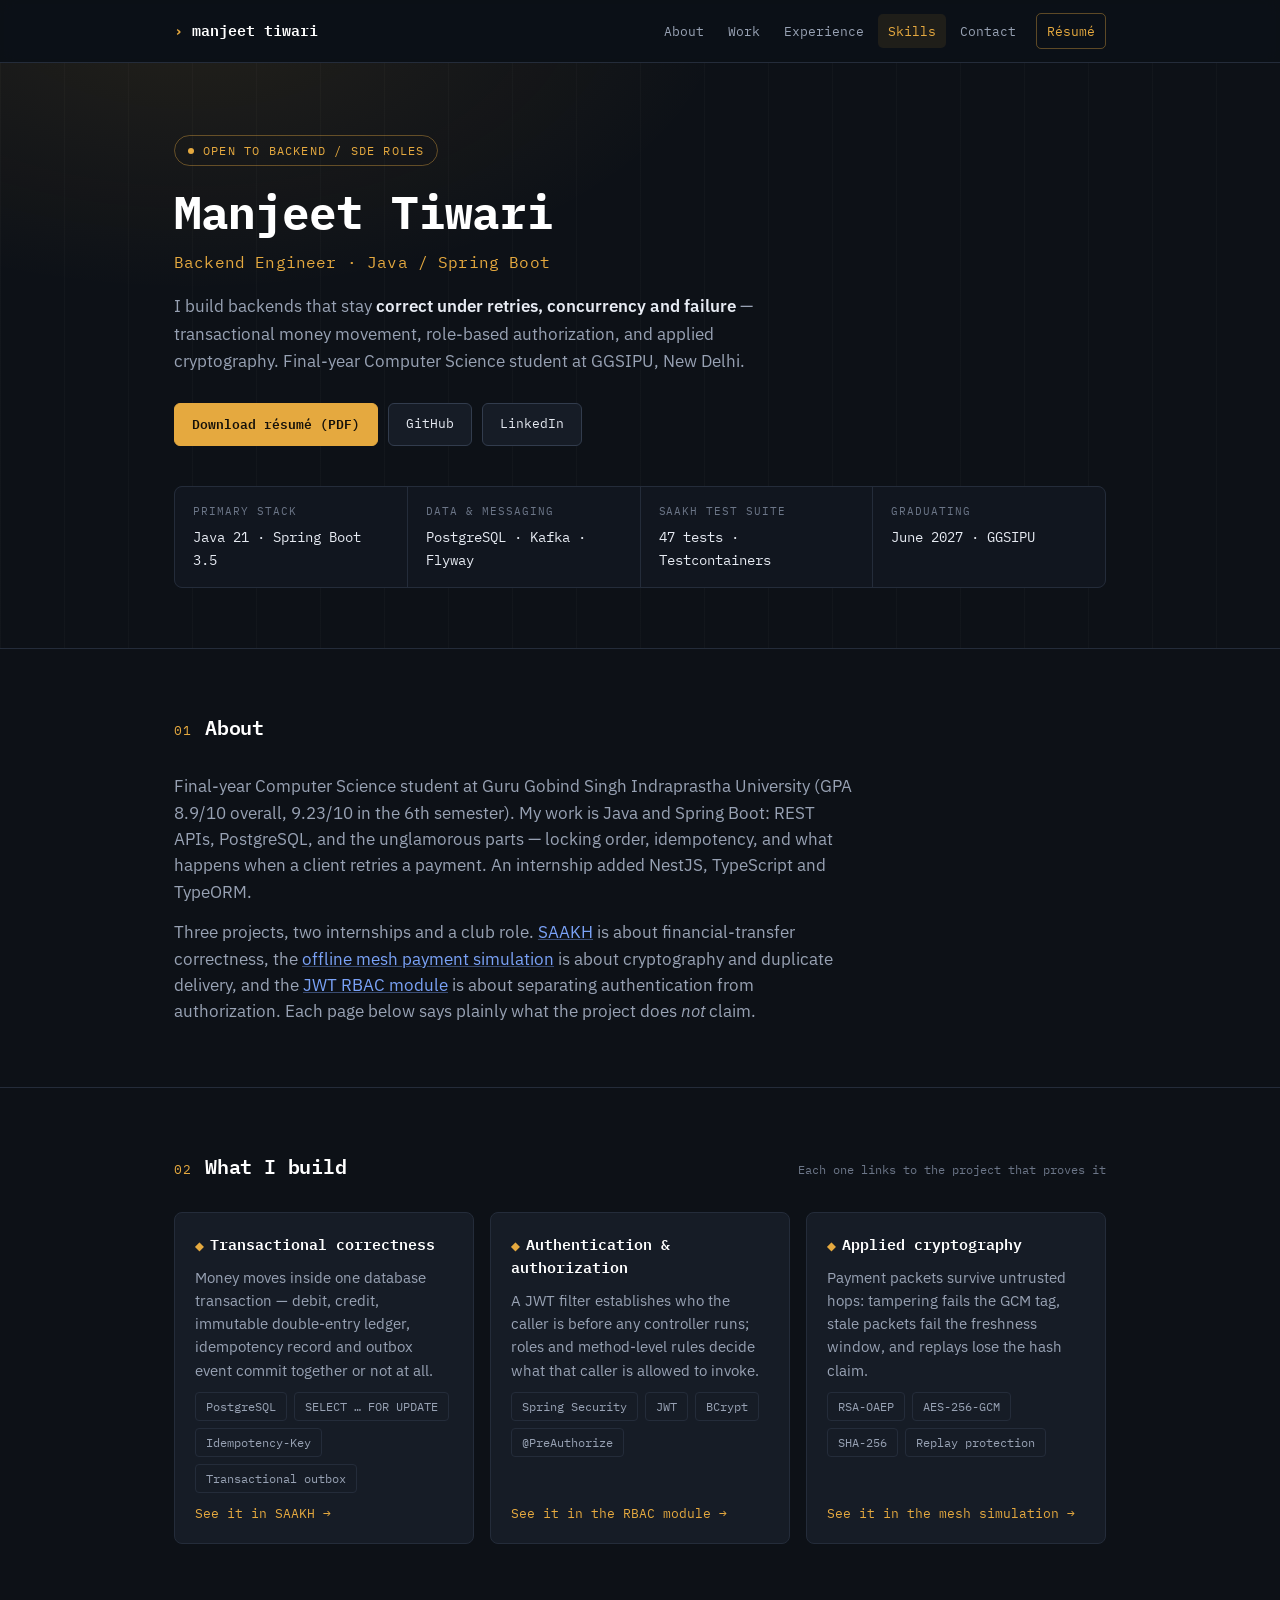
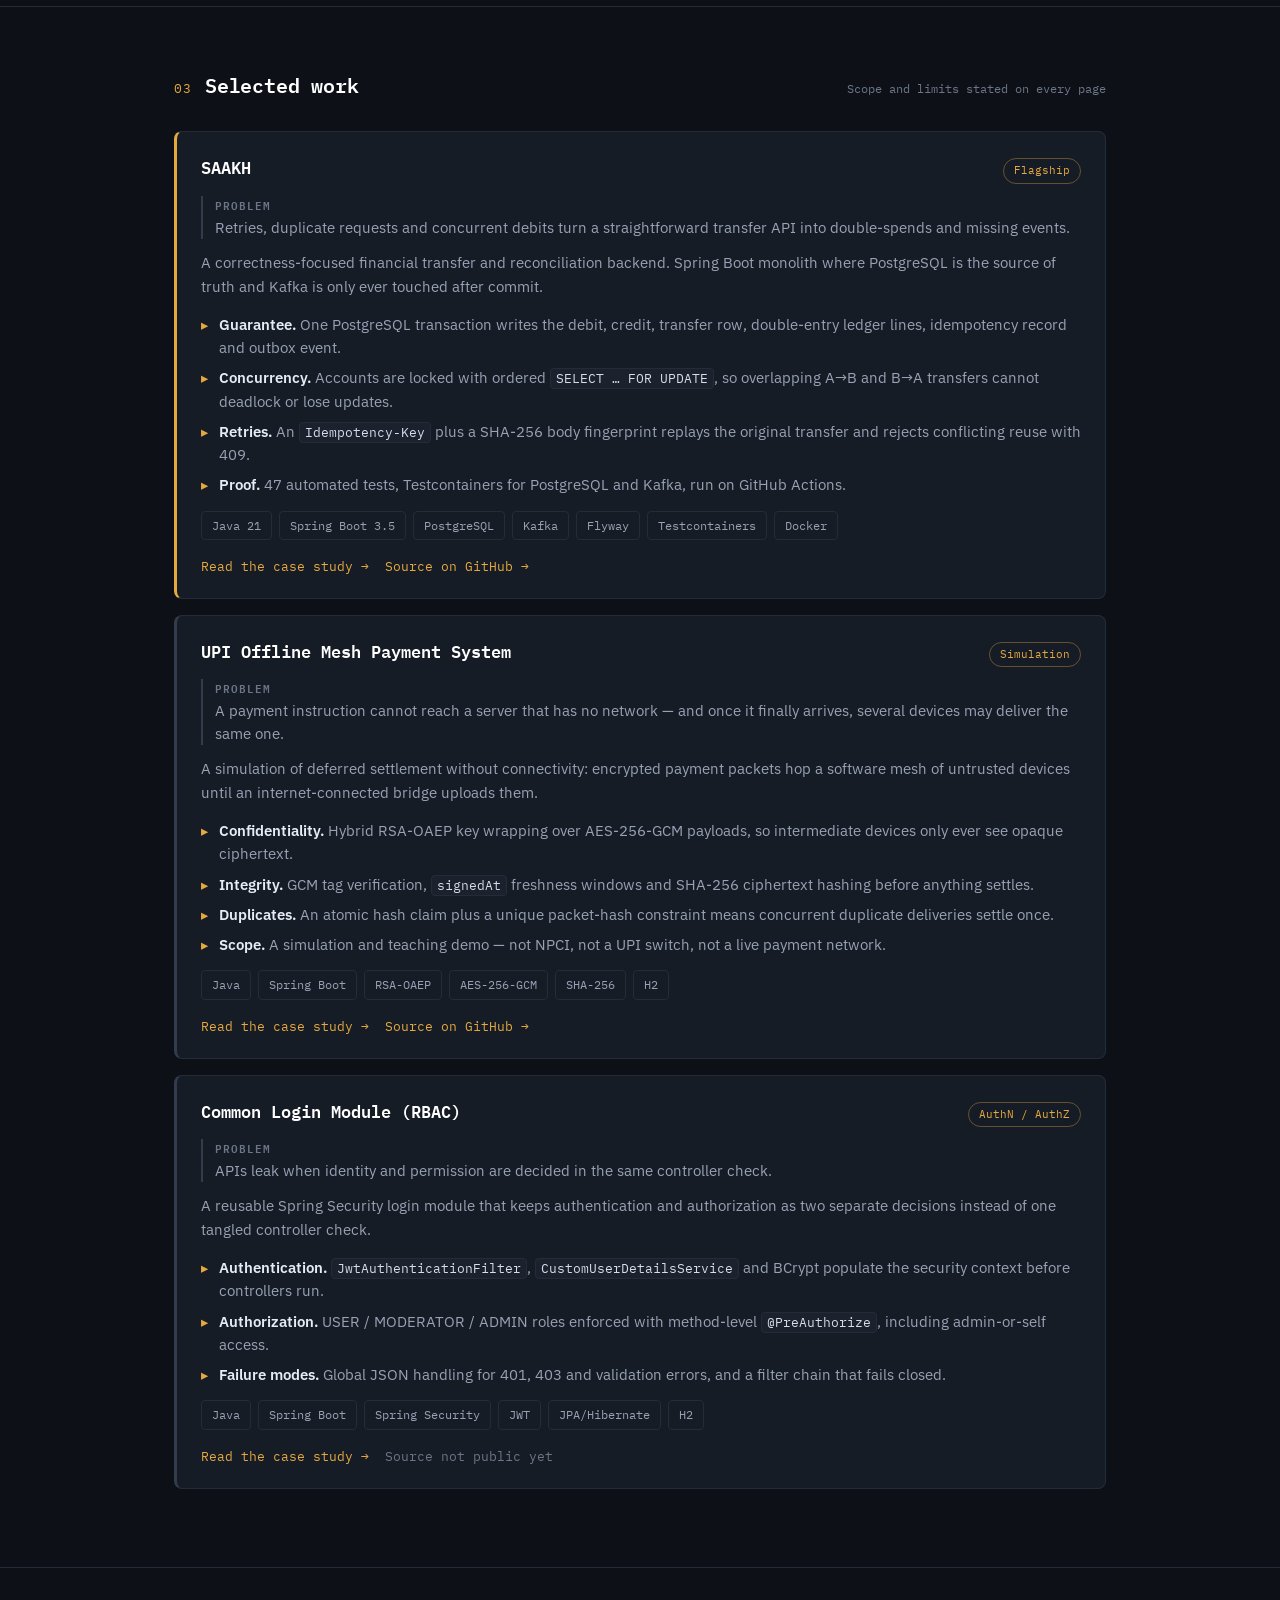
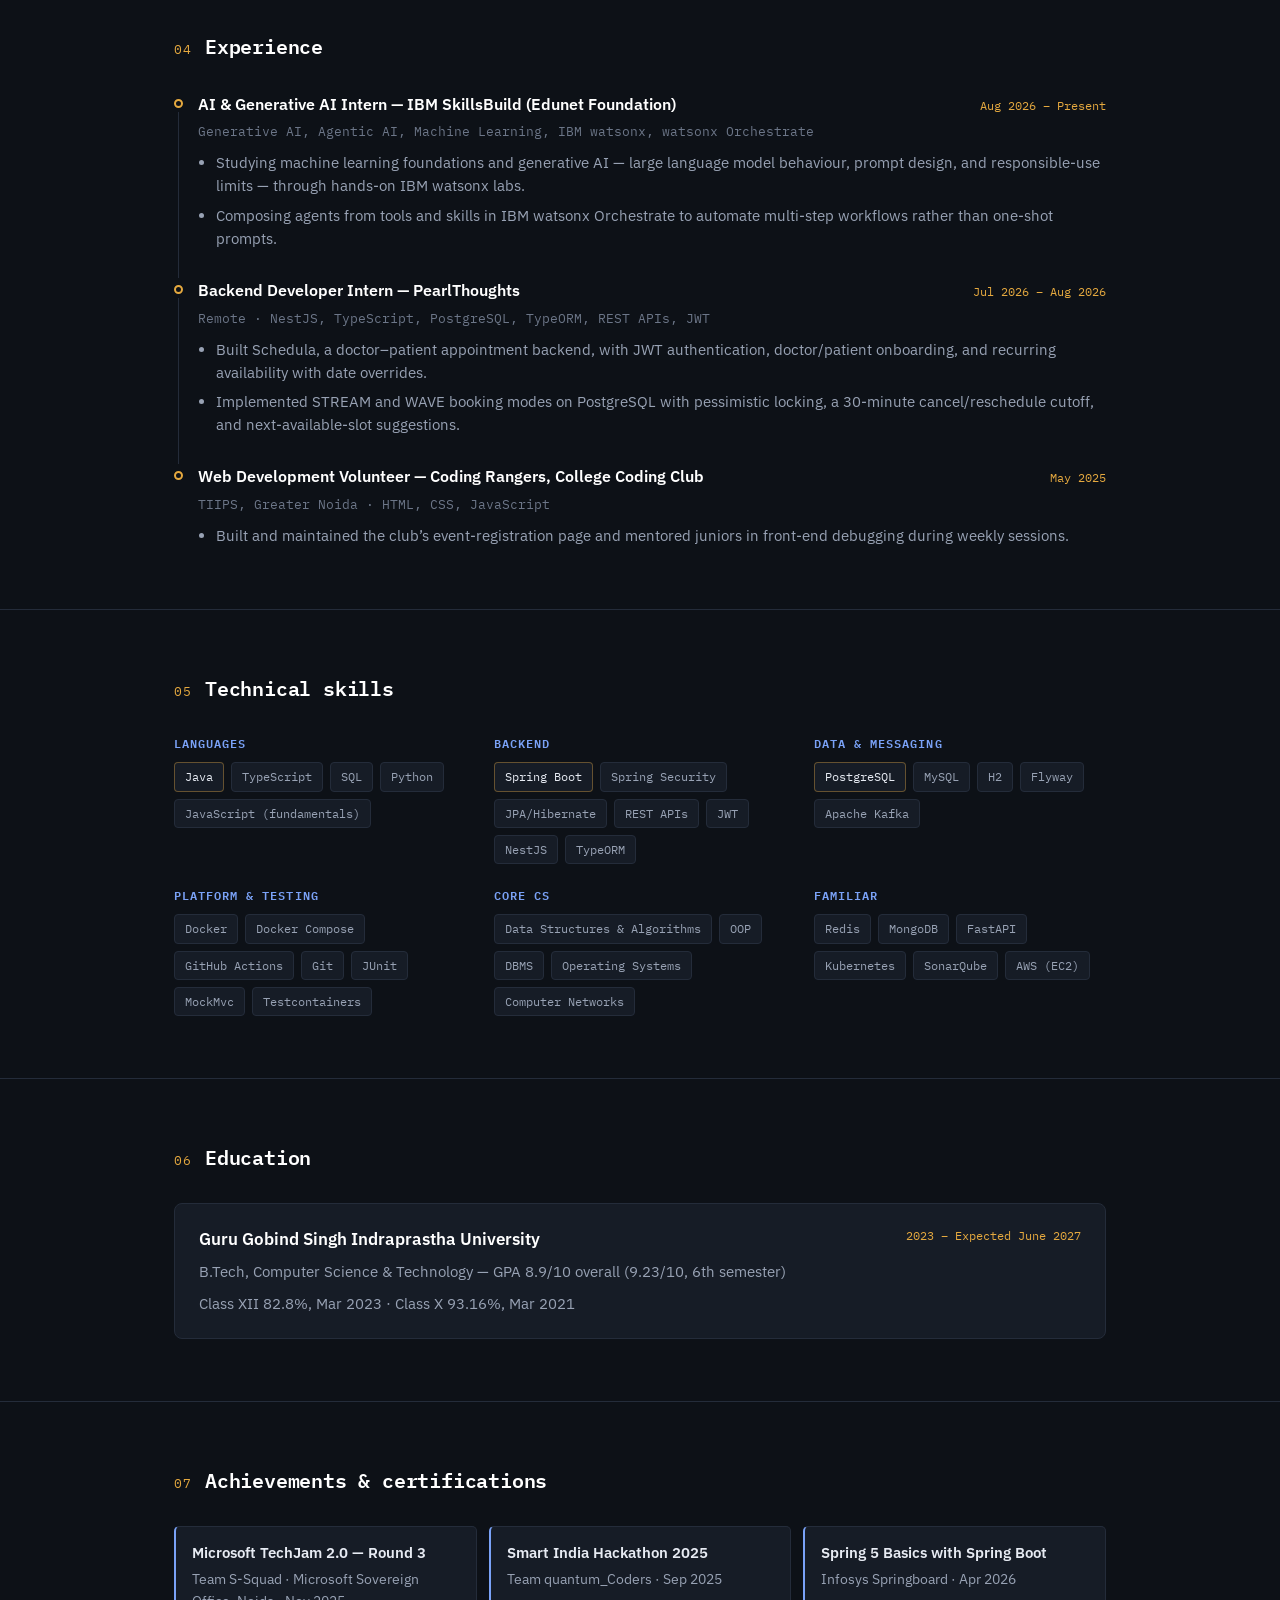
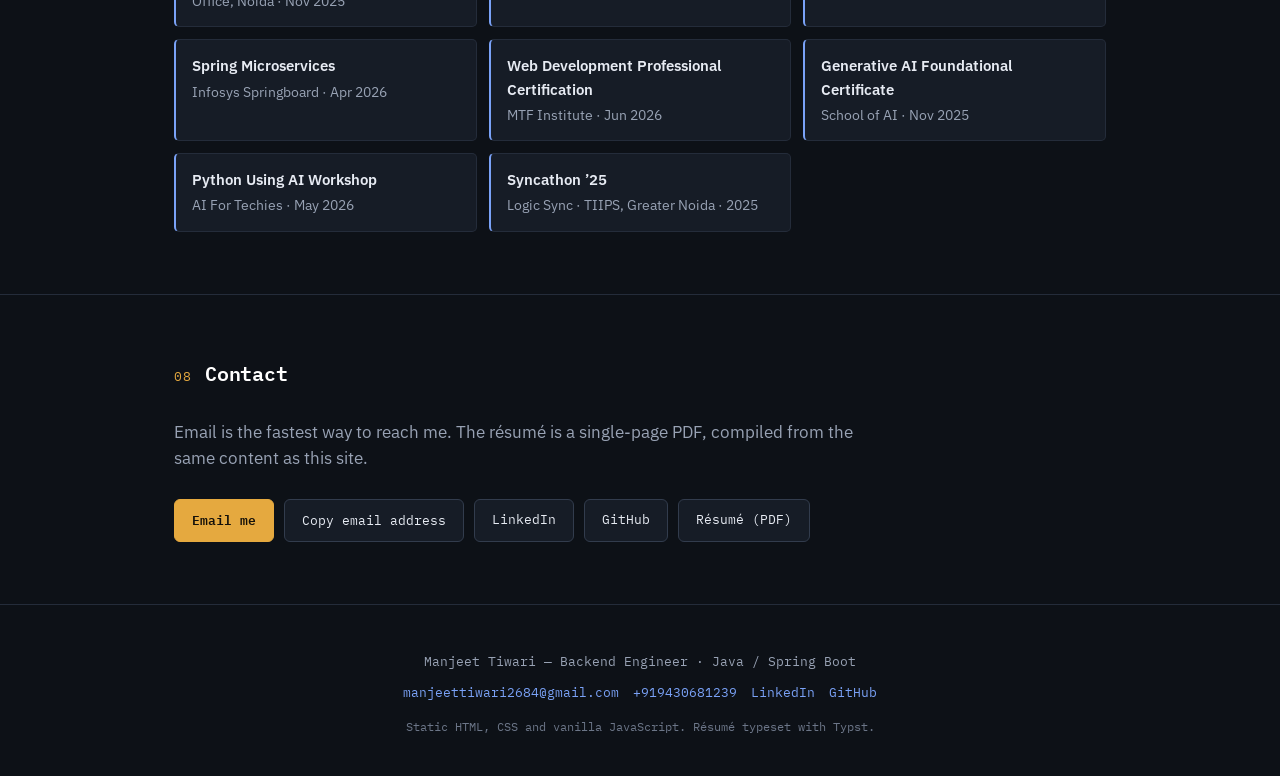
<file: index.html>
<!DOCTYPE html>
<html lang="en">
<head>
  <meta charset="utf-8">
  <meta name="viewport" content="width=device-width, initial-scale=1">
  <title>Manjeet Tiwari — Backend Engineer · Java / Spring Boot</title>
  <meta name="description" content="Manjeet Tiwari — backend engineer (Java, Spring Boot). Transactional money movement, JWT role-based access control, and applied cryptography. B.Tech CS, GGSIPU, New Delhi.">
  <meta name="author" content="Manjeet Tiwari">
  <link rel="canonical" href="https://manjeet2684.github.io/">
  <meta name="theme-color" content="#0d1117">
  <meta property="og:type" content="website">
  <meta property="og:title" content="Manjeet Tiwari — Backend Engineer">
  <meta property="og:description" content="Backends that stay correct under retries and concurrency: transactional money movement, JWT authorization, applied cryptography.">
  <meta property="og:url" content="https://manjeet2684.github.io/">
  <meta name="twitter:card" content="summary">
  <meta name="twitter:title" content="Manjeet Tiwari — Backend Engineer">
  <meta name="twitter:description" content="Java / Spring Boot backend engineer. SAAKH, offline mesh payment simulation, JWT RBAC.">
  <link rel="icon" href="data:image/svg+xml,%3Csvg xmlns='http://www.w3.org/2000/svg' viewBox='0 0 32 32'%3E%3Crect width='32' height='32' rx='6' fill='%230d1117'/%3E%3Ctext x='16' y='22' font-family='monospace' font-size='16' font-weight='700' fill='%23e5a93f' text-anchor='middle'%3EM%3C/text%3E%3C/svg%3E">
  <link rel="preconnect" href="https://fonts.googleapis.com">
  <link rel="preconnect" href="https://fonts.gstatic.com" crossorigin>
  <link href="https://fonts.googleapis.com/css2?family=IBM+Plex+Mono:wght@400;600;700&family=IBM+Plex+Sans:wght@400;500;600&display=swap" rel="stylesheet">
  <link rel="stylesheet" href="css/styles.css">
  <script type="application/ld+json">
  {
    "@context": "https://schema.org",
    "@type": "Person",
    "name": "Manjeet Tiwari",
    "jobTitle": "Backend Engineer",
    "email": "mailto:manjeettiwari2684@gmail.com",
    "url": "https://manjeet2684.github.io",
    "address": { "@type": "PostalAddress", "addressLocality": "New Delhi", "addressCountry": "IN" },
    "alumniOf": { "@type": "CollegeOrUniversity", "name": "Guru Gobind Singh Indraprastha University" },
    "knowsAbout": ["Java", "Spring Boot", "PostgreSQL", "Apache Kafka", "Spring Security", "REST APIs"],
    "sameAs": [
      "https://github.com/Manjeet2684",
      "https://www.linkedin.com/in/manjeet-tiwari-324960360"
    ]
  }
  </script>
</head>
<body>
  <a class="skip" href="#main">Skip to content</a>

  <nav class="site-nav" aria-label="Primary">
    <div class="inner">
      <a class="brand" href="index.html">manjeet tiwari</a>
      <div class="nav-links">
        <a href="#about">About</a>
        <a href="#work">Work</a>
        <a href="#experience">Experience</a>
        <a href="#skills">Skills</a>
        <a href="#contact">Contact</a>
        <a class="nav-cta" href="./resume/Manjeet_Tiwari_Java_Backend_Developer.pdf" data-resume-href>Résumé</a>
      </div>
    </div>
  </nav>

  <main id="main">
    <header class="hero">
      <div class="wrap">
        <p class="eyebrow"><span class="dot" aria-hidden="true"></span><span id="js-availability">Open to backend / SDE roles</span></p>
        <h1 class="name" id="js-name">Manjeet Tiwari</h1>
        <p class="role-line" id="js-role">Backend Engineer · Java / Spring Boot</p>
        <p class="tagline" id="js-tagline">I build backends that stay <b>correct under retries, concurrency and failure</b> — transactional money movement, role-based authorization, and applied cryptography. Final-year Computer Science student at GGSIPU, New Delhi.</p>
        <div class="hero-links">
          <a class="btn primary" href="./resume/Manjeet_Tiwari_Java_Backend_Developer.pdf" data-resume-href>Download résumé (PDF)</a>
          <a class="btn" href="https://github.com/Manjeet2684" data-github-href>GitHub</a>
          <a class="btn" href="https://www.linkedin.com/in/manjeet-tiwari-324960360" data-linkedin-href>LinkedIn</a>
        </div>
        <dl class="proof" id="js-proof">
          <div class="proof-item"><dt>Primary stack</dt><dd>Java 21 · Spring Boot 3.5</dd></div>
          <div class="proof-item"><dt>Data &amp; messaging</dt><dd>PostgreSQL · Kafka · Flyway</dd></div>
          <div class="proof-item"><dt>SAAKH test suite</dt><dd>47 tests · Testcontainers</dd></div>
          <div class="proof-item"><dt>Graduating</dt><dd>June 2027 · GGSIPU</dd></div>
        </dl>
      </div>
    </header>

    <section id="about" data-sec>
      <div class="wrap">
        <div class="sec-head">
          <span class="sec-num" aria-hidden="true"></span>
          <h2 class="sec-title">About</h2>
        </div>
        <div class="about-text" id="js-about">
          <p>Final-year Computer Science student at Guru Gobind Singh Indraprastha University (GPA 8.9/10 overall, 9.23/10 in the 6th semester). My work is Java and Spring Boot: REST APIs, PostgreSQL, and the unglamorous parts — locking order, idempotency, and what happens when a client retries a payment. An internship added NestJS, TypeScript and TypeORM.</p>
          <p>Three projects, two internships and a club role. <a href="saakh.html">SAAKH</a> is about financial-transfer correctness, the <a href="upi-mesh.html">offline mesh payment simulation</a> is about cryptography and duplicate delivery, and the <a href="rbac.html">JWT RBAC module</a> is about separating authentication from authorization. Each page below says plainly what the project does <em>not</em> claim.</p>
        </div>
      </div>
    </section>

    <section id="capabilities" data-sec>
      <div class="wrap">
        <div class="sec-head">
          <span class="sec-num" aria-hidden="true"></span>
          <h2 class="sec-title">What I build</h2>
          <p class="sec-note">Each one links to the project that proves it</p>
        </div>
        <div class="cap-grid" id="js-capabilities">
          <article class="cap">
            <h3>Transactional correctness</h3>
            <p>Money moves inside one database transaction — debit, credit, immutable double-entry ledger, idempotency record and outbox event commit together or not at all.</p>
            <div class="chip-row">
              <span class="chip">PostgreSQL</span><span class="chip">SELECT … FOR UPDATE</span><span class="chip">Idempotency-Key</span><span class="chip">Transactional outbox</span>
            </div>
            <a class="more" href="saakh.html">See it in SAAKH →</a>
          </article>
          <article class="cap">
            <h3>Authentication &amp; authorization</h3>
            <p>A JWT filter establishes who the caller is before any controller runs; roles and method-level rules decide what that caller is allowed to invoke.</p>
            <div class="chip-row">
              <span class="chip">Spring Security</span><span class="chip">JWT</span><span class="chip">BCrypt</span><span class="chip">@PreAuthorize</span>
            </div>
            <a class="more" href="rbac.html">See it in the RBAC module →</a>
          </article>
          <article class="cap">
            <h3>Applied cryptography</h3>
            <p>Payment packets survive untrusted hops: tampering fails the GCM tag, stale packets fail the freshness window, and replays lose the hash claim.</p>
            <div class="chip-row">
              <span class="chip">RSA-OAEP</span><span class="chip">AES-256-GCM</span><span class="chip">SHA-256</span><span class="chip">Replay protection</span>
            </div>
            <a class="more" href="upi-mesh.html">See it in the mesh simulation →</a>
          </article>
        </div>
      </div>
    </section>

    <section id="work" data-sec>
      <div class="wrap">
        <div class="sec-head">
          <span class="sec-num" aria-hidden="true"></span>
          <h2 class="sec-title">Selected work</h2>
          <p class="sec-note">Scope and limits stated on every page</p>
        </div>
        <div id="js-projects">
          <article class="proj featured">
            <div class="proj-top">
              <a class="proj-title" href="saakh.html">SAAKH</a>
              <span class="proj-tag">Flagship</span>
            </div>
            <p class="proj-problem"><b>Problem</b>Retries, duplicate requests and concurrent debits turn a straightforward transfer API into double-spends and missing events.</p>
            <p class="proj-blurb">A correctness-focused financial transfer and reconciliation backend. Spring Boot monolith where PostgreSQL is the source of truth and Kafka is only ever touched after commit.</p>
            <ul class="proj-points">
              <li><b>Guarantee.</b> One PostgreSQL transaction writes the debit, credit, transfer row, double-entry ledger lines, idempotency record and outbox event.</li>
              <li><b>Concurrency.</b> Accounts are locked with ordered <code>SELECT … FOR UPDATE</code>, so overlapping A→B and B→A transfers cannot deadlock or lose updates.</li>
              <li><b>Retries.</b> An <code>Idempotency-Key</code> plus a SHA-256 body fingerprint replays the original transfer and rejects conflicting reuse with 409.</li>
              <li><b>Proof.</b> 47 automated tests, Testcontainers for PostgreSQL and Kafka, run on GitHub Actions.</li>
            </ul>
            <div class="chip-row">
              <span class="chip">Java 21</span><span class="chip">Spring Boot 3.5</span><span class="chip">PostgreSQL</span><span class="chip">Kafka</span><span class="chip">Flyway</span><span class="chip">Testcontainers</span><span class="chip">Docker</span>
            </div>
            <div class="proj-links">
              <a class="more" href="saakh.html">Read the case study →</a>
              <a class="more" href="https://github.com/Manjeet2684/SAAKH">Source on GitHub →</a>
            </div>
          </article>

          <article class="proj">
            <div class="proj-top">
              <a class="proj-title" href="upi-mesh.html">UPI Offline Mesh Payment System</a>
              <span class="proj-tag">Simulation</span>
            </div>
            <p class="proj-problem"><b>Problem</b>A payment instruction cannot reach a server that has no network — and once it finally arrives, several devices may deliver the same one.</p>
            <p class="proj-blurb">A simulation of deferred settlement without connectivity: encrypted payment packets hop a software mesh of untrusted devices until an internet-connected bridge uploads them.</p>
            <ul class="proj-points">
              <li><b>Confidentiality.</b> Hybrid RSA-OAEP key wrapping over AES-256-GCM payloads, so intermediate devices only ever see opaque ciphertext.</li>
              <li><b>Integrity.</b> GCM tag verification, <code>signedAt</code> freshness windows and SHA-256 ciphertext hashing before anything settles.</li>
              <li><b>Duplicates.</b> An atomic hash claim plus a unique packet-hash constraint means concurrent duplicate deliveries settle once.</li>
              <li><b>Scope.</b> A simulation and teaching demo — not NPCI, not a UPI switch, not a live payment network.</li>
            </ul>
            <div class="chip-row">
              <span class="chip">Java</span><span class="chip">Spring Boot</span><span class="chip">RSA-OAEP</span><span class="chip">AES-256-GCM</span><span class="chip">SHA-256</span><span class="chip">H2</span>
            </div>
            <div class="proj-links">
              <a class="more" href="upi-mesh.html">Read the case study →</a>
              <a class="more" href="https://github.com/Manjeet2684/UPI-OFFLINE-MESH-PAYMENT-SYSTEM-">Source on GitHub →</a>
            </div>
          </article>

          <article class="proj">
            <div class="proj-top">
              <a class="proj-title" href="rbac.html">Common Login Module (RBAC)</a>
              <span class="proj-tag">AuthN / AuthZ</span>
            </div>
            <p class="proj-problem"><b>Problem</b>APIs leak when identity and permission are decided in the same controller check.</p>
            <p class="proj-blurb">A reusable Spring Security login module that keeps authentication and authorization as two separate decisions instead of one tangled controller check.</p>
            <ul class="proj-points">
              <li><b>Authentication.</b> <code>JwtAuthenticationFilter</code>, <code>CustomUserDetailsService</code> and BCrypt populate the security context before controllers run.</li>
              <li><b>Authorization.</b> USER / MODERATOR / ADMIN roles enforced with method-level <code>@PreAuthorize</code>, including admin-or-self access.</li>
              <li><b>Failure modes.</b> Global JSON handling for 401, 403 and validation errors, and a filter chain that fails closed.</li>
            </ul>
            <div class="chip-row">
              <span class="chip">Java</span><span class="chip">Spring Boot</span><span class="chip">Spring Security</span><span class="chip">JWT</span><span class="chip">JPA/Hibernate</span><span class="chip">H2</span>
            </div>
            <div class="proj-links">
              <a class="more" href="rbac.html">Read the case study →</a>
              <span class="more muted">Source not public yet</span>
            </div>
          </article>
        </div>
      </div>
    </section>

    <section id="experience" data-sec>
      <div class="wrap">
        <div class="sec-head">
          <span class="sec-num" aria-hidden="true"></span>
          <h2 class="sec-title">Experience</h2>
        </div>
        <div id="js-experience">
          <div class="tl-item">
            <div class="tl-top">
              <p class="tl-role">AI &amp; Generative AI Intern — IBM SkillsBuild (Edunet Foundation)</p>
              <p class="tl-date">Aug 2026 – Present</p>
            </div>
            <p class="tl-sub">Generative AI, Agentic AI, Machine Learning, IBM watsonx, watsonx Orchestrate</p>
            <ul>
              <li>Studying machine learning foundations and generative AI — large language model behaviour, prompt design, and responsible-use limits — through hands-on IBM watsonx labs.</li>
              <li>Composing agents from tools and skills in IBM watsonx Orchestrate to automate multi-step workflows rather than one-shot prompts.</li>
            </ul>
          </div>
          <div class="tl-item">
            <div class="tl-top">
              <p class="tl-role">Backend Developer Intern — PearlThoughts</p>
              <p class="tl-date">Jul 2026 – Aug 2026</p>
            </div>
            <p class="tl-sub">Remote · NestJS, TypeScript, PostgreSQL, TypeORM, REST APIs, JWT</p>
            <ul>
              <li>Built Schedula, a doctor–patient appointment backend, with JWT authentication, doctor/patient onboarding, and recurring availability with date overrides.</li>
              <li>Implemented STREAM and WAVE booking modes on PostgreSQL with pessimistic locking, a 30-minute cancel/reschedule cutoff, and next-available-slot suggestions.</li>
            </ul>
          </div>
          <div class="tl-item">
            <div class="tl-top">
              <p class="tl-role">Web Development Volunteer — Coding Rangers, College Coding Club</p>
              <p class="tl-date">May 2025</p>
            </div>
            <p class="tl-sub">TIIPS, Greater Noida · HTML, CSS, JavaScript</p>
            <ul>
              <li>Built and maintained the club’s event-registration page and mentored juniors in front-end debugging during weekly sessions.</li>
            </ul>
          </div>
        </div>
      </div>
    </section>

    <section id="skills" data-sec>
      <div class="wrap">
        <div class="sec-head">
          <span class="sec-num" aria-hidden="true"></span>
          <h2 class="sec-title">Technical skills</h2>
        </div>
        <div class="stack-grid" id="js-skills">
          <div class="stack-group">
            <h4>Languages</h4>
            <div class="chip-row"><span class="chip primary">Java</span><span class="chip">TypeScript</span><span class="chip">SQL</span><span class="chip">Python</span><span class="chip">JavaScript (fundamentals)</span></div>
          </div>
          <div class="stack-group">
            <h4>Backend</h4>
            <div class="chip-row"><span class="chip primary">Spring Boot</span><span class="chip">Spring Security</span><span class="chip">JPA/Hibernate</span><span class="chip">REST APIs</span><span class="chip">JWT</span><span class="chip">NestJS</span><span class="chip">TypeORM</span></div>
          </div>
          <div class="stack-group">
            <h4>Data &amp; messaging</h4>
            <div class="chip-row"><span class="chip primary">PostgreSQL</span><span class="chip">MySQL</span><span class="chip">H2</span><span class="chip">Flyway</span><span class="chip">Apache Kafka</span></div>
          </div>
          <div class="stack-group">
            <h4>Platform &amp; testing</h4>
            <div class="chip-row"><span class="chip">Docker</span><span class="chip">Docker Compose</span><span class="chip">GitHub Actions</span><span class="chip">Git</span><span class="chip">JUnit</span><span class="chip">MockMvc</span><span class="chip">Testcontainers</span></div>
          </div>
          <div class="stack-group">
            <h4>Core CS</h4>
            <div class="chip-row"><span class="chip">Data Structures &amp; Algorithms</span><span class="chip">OOP</span><span class="chip">DBMS</span><span class="chip">Operating Systems</span><span class="chip">Computer Networks</span></div>
          </div>
          <div class="stack-group">
            <h4>Familiar</h4>
            <div class="chip-row"><span class="chip">Redis</span><span class="chip">MongoDB</span><span class="chip">FastAPI</span><span class="chip">Kubernetes</span><span class="chip">SonarQube</span><span class="chip">AWS (EC2)</span></div>
          </div>
        </div>
      </div>
    </section>

    <section id="education" data-sec>
      <div class="wrap">
        <div class="sec-head">
          <span class="sec-num" aria-hidden="true"></span>
          <h2 class="sec-title">Education</h2>
        </div>
        <div id="js-education">
          <div class="edu-card">
            <div class="edu-top">
              <p class="edu-name">Guru Gobind Singh Indraprastha University</p>
              <p class="edu-date">2023 – Expected June 2027</p>
            </div>
            <p class="edu-sub">B.Tech, Computer Science &amp; Technology — GPA 8.9/10 overall (9.23/10, 6th semester)</p>
            <p class="edu-sub">Class XII 82.8%, Mar 2023 · Class X 93.16%, Mar 2021</p>
          </div>
        </div>
      </div>
    </section>

    <section id="achievements" data-sec>
      <div class="wrap">
        <div class="sec-head">
          <span class="sec-num" aria-hidden="true"></span>
          <h2 class="sec-title">Achievements &amp; certifications</h2>
        </div>
        <div class="cert-grid" id="js-achievements">
          <div class="cert"><b>Microsoft TechJam 2.0 — Round 3</b>Team S-Squad · Microsoft Sovereign Office, Noida · Nov 2025</div>
          <div class="cert"><b>Smart India Hackathon 2025</b>Team quantum_Coders · Sep 2025</div>
          <div class="cert"><b>Spring 5 Basics with Spring Boot</b>Infosys Springboard · Apr 2026</div>
          <div class="cert"><b>Spring Microservices</b>Infosys Springboard · Apr 2026</div>
          <div class="cert"><b>Web Development Professional Certification</b>MTF Institute · Jun 2026</div>
          <div class="cert"><b>Generative AI Foundational Certificate</b>School of AI · Nov 2025</div>
          <div class="cert"><b>Python Using AI Workshop</b>AI For Techies · May 2026</div>
          <div class="cert"><b>Syncathon ’25</b>Logic Sync · TIIPS, Greater Noida · 2025</div>
        </div>
      </div>
    </section>

    <!-- Hidden until links.leetcode / links.gfg are set in js/site-data.js.
         Hidden sections do not consume a section number. -->
    <section id="coding-profiles" data-sec class="hidden">
      <div class="wrap">
        <div class="sec-head">
          <span class="sec-num" aria-hidden="true"></span>
          <h2 class="sec-title">Problem solving</h2>
        </div>
        <p class="about-text">Verified coding profiles. Counts are published only when they are real.</p>
        <div class="coding-links hero-links"></div>
      </div>
    </section>

    <section id="contact" data-sec>
      <div class="wrap">
        <div class="sec-head">
          <span class="sec-num" aria-hidden="true"></span>
          <h2 class="sec-title">Contact</h2>
        </div>
        <p class="about-text">Email is the fastest way to reach me. The résumé is a single-page PDF, compiled from the same content as this site.</p>
        <div class="hero-links">
          <a class="btn primary" href="mailto:manjeettiwari2684@gmail.com" data-email-href>Email me</a>
          <button class="btn" type="button" data-copy-email>Copy email address</button>
          <a class="btn" href="https://www.linkedin.com/in/manjeet-tiwari-324960360" data-linkedin-href>LinkedIn</a>
          <a class="btn" href="https://github.com/Manjeet2684" data-github-href>GitHub</a>
          <a class="btn" href="./resume/Manjeet_Tiwari_Java_Backend_Developer.pdf" data-resume-href>Résumé (PDF)</a>
        </div>
      </div>
    </section>
  </main>

  <footer class="site-foot">
    <div class="wrap">
      <p class="sig" id="js-footer-sig">Manjeet Tiwari — Backend Engineer · Java / Spring Boot</p>
      <p class="contact-line">
        <a href="mailto:manjeettiwari2684@gmail.com" data-email-href><span id="js-footer-email">manjeettiwari2684@gmail.com</span></a>
        <a href="tel:+919430681239" data-phone-href><span id="js-footer-phone">+91-9430681239</span></a>
        <a href="https://www.linkedin.com/in/manjeet-tiwari-324960360" data-linkedin-href>LinkedIn</a>
        <a href="https://github.com/Manjeet2684" data-github-href>GitHub</a>
      </p>
      <p class="built" id="js-footer-note">Static HTML, CSS and vanilla JavaScript. Résumé typeset with Typst.</p>
    </div>
  </footer>

  <script src="js/site-data.js"></script>
  <script src="js/main.js"></script>
</body>
</html>
</file>
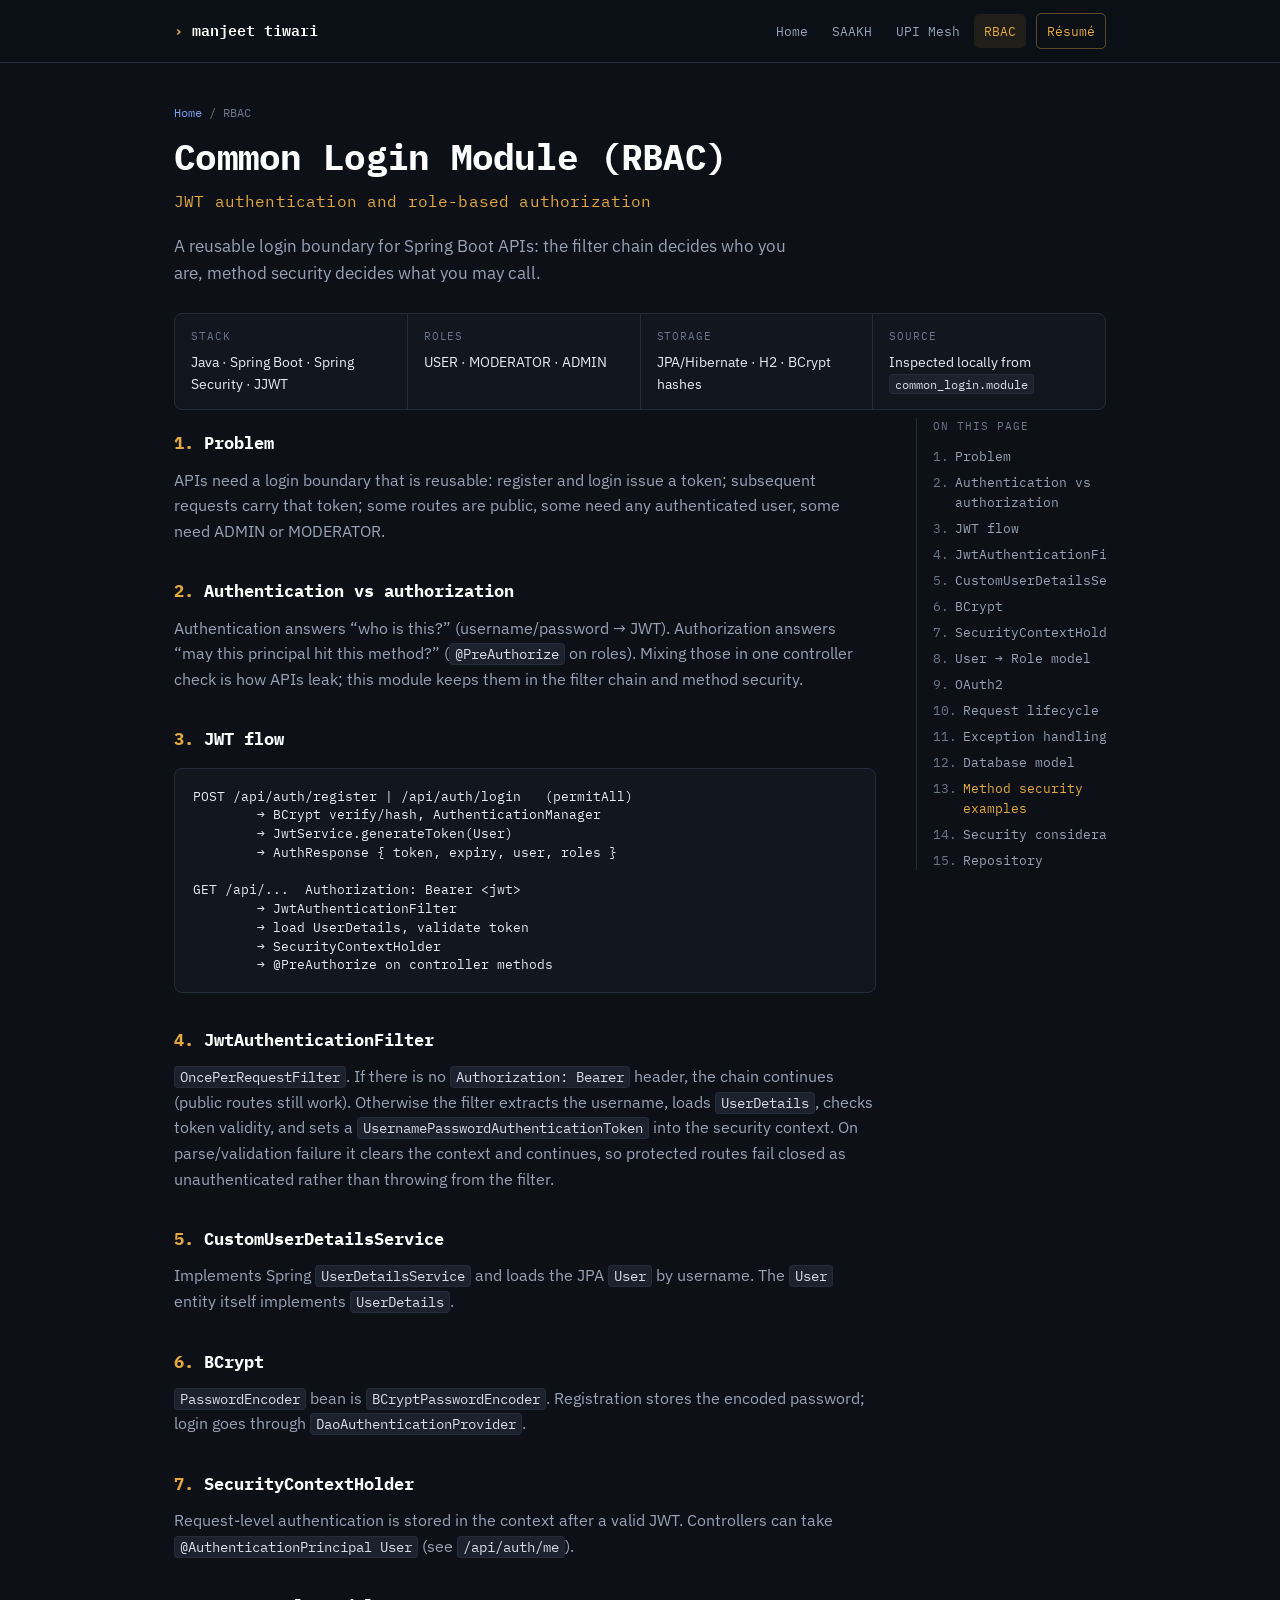
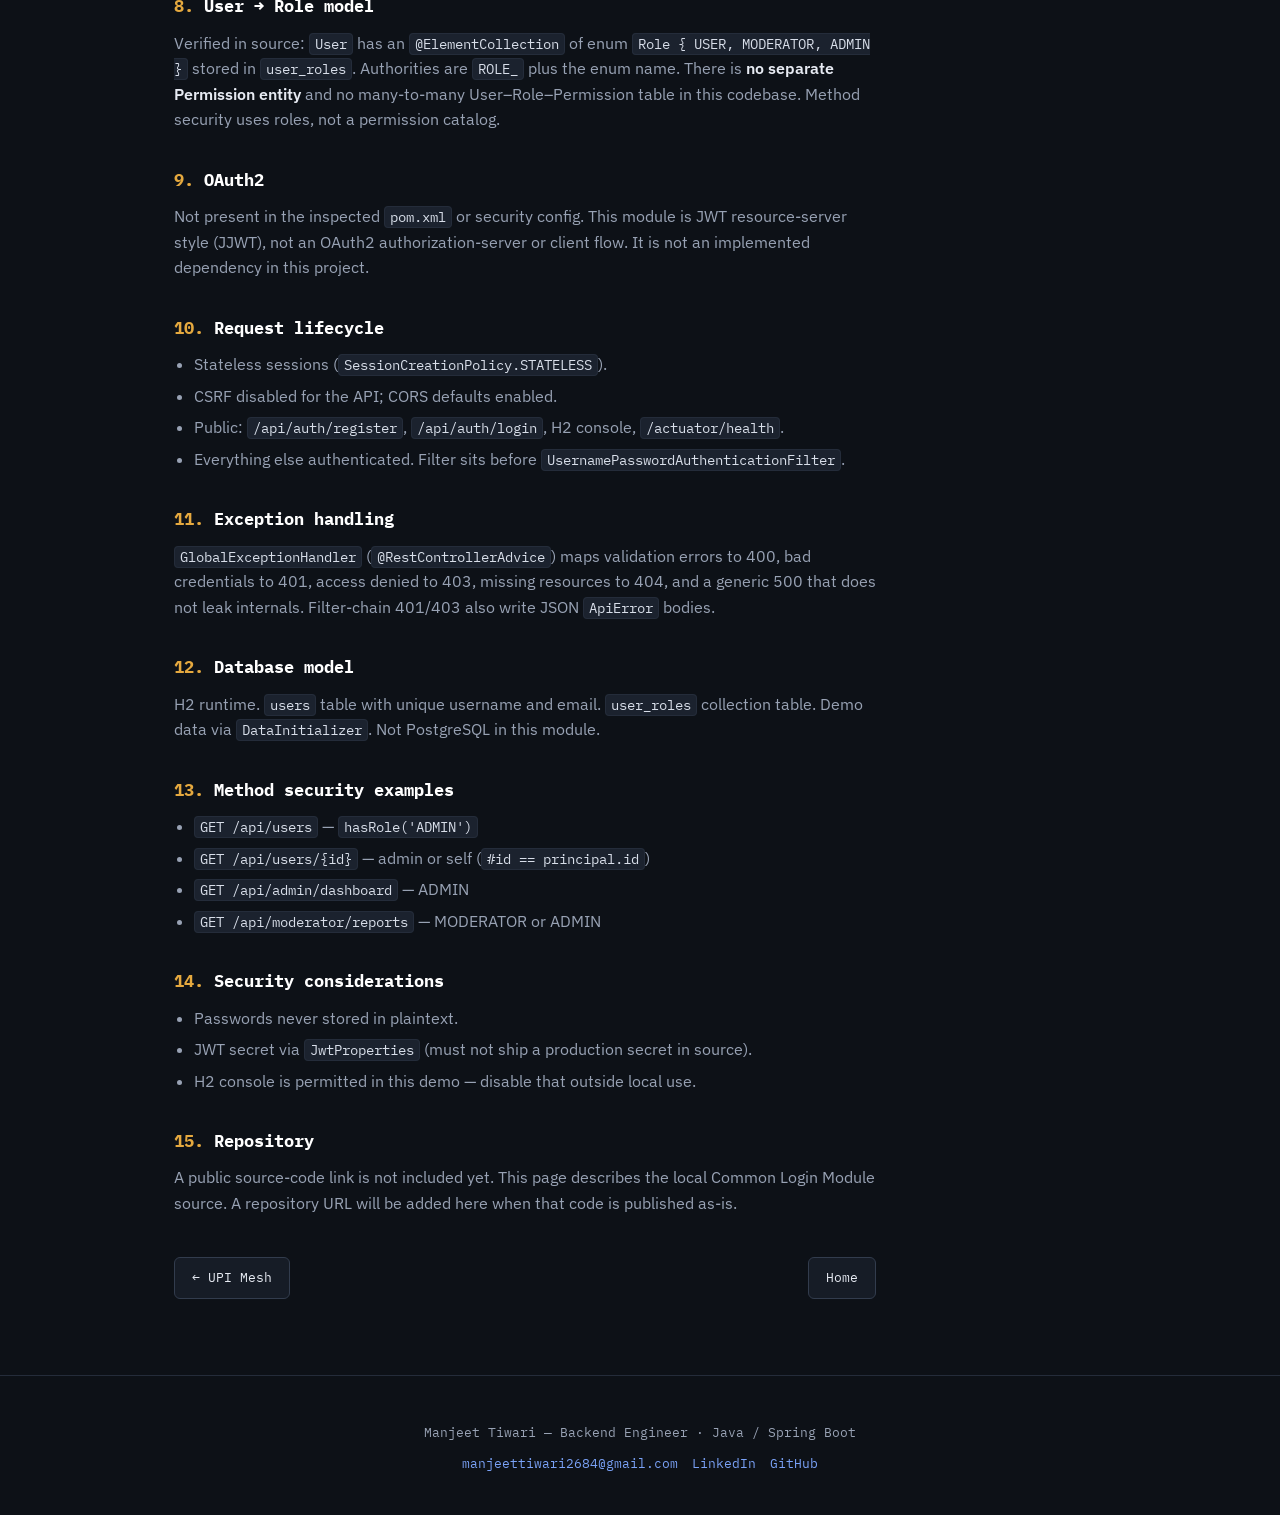
<file: rbac.html>
<!DOCTYPE html>
<html lang="en">
<head>
  <meta charset="utf-8">
  <meta name="viewport" content="width=device-width, initial-scale=1">
  <title>Common Login Module (RBAC) · Manjeet Tiwari</title>
  <meta name="description" content="Spring Boot JWT authentication module with JwtAuthenticationFilter, CustomUserDetailsService, BCrypt, and USER/MODERATOR/ADMIN method security.">
  <link rel="canonical" href="https://manjeet2684.github.io/rbac.html">
  <meta name="theme-color" content="#0d1117">
  <meta property="og:title" content="Common Login Module (RBAC)">
  <meta property="og:description" content="JWT authentication separated from role-based authorization in Spring Security.">
  <meta property="og:url" content="https://manjeet2684.github.io/rbac.html">
  <link rel="icon" href="data:image/svg+xml,%3Csvg xmlns='http://www.w3.org/2000/svg' viewBox='0 0 32 32'%3E%3Crect width='32' height='32' rx='6' fill='%230d1117'/%3E%3Ctext x='16' y='22' font-family='monospace' font-size='16' font-weight='700' fill='%23e5a93f' text-anchor='middle'%3EM%3C/text%3E%3C/svg%3E">
  <link rel="preconnect" href="https://fonts.googleapis.com">
  <link rel="preconnect" href="https://fonts.gstatic.com" crossorigin>
  <link href="https://fonts.googleapis.com/css2?family=IBM+Plex+Mono:wght@400;600;700&family=IBM+Plex+Sans:wght@400;500;600&display=swap" rel="stylesheet">
  <link rel="stylesheet" href="css/styles.css">
</head>
<body>
  <a class="skip" href="#main">Skip to content</a>

  <nav class="site-nav" aria-label="Primary">
    <div class="inner">
      <a class="brand" href="index.html">manjeet tiwari</a>
      <div class="nav-links">
        <a href="index.html">Home</a>
        <a href="saakh.html">SAAKH</a>
        <a href="upi-mesh.html">UPI Mesh</a>
        <a href="rbac.html" aria-current="page">RBAC</a>
        <a class="nav-cta" href="./resume/Manjeet_Tiwari_Java_Backend_Developer.pdf" data-resume-href>Résumé</a>
      </div>
    </div>
  </nav>

  <main id="main" class="wrap">
    <header class="page-hero">
      <p class="crumb"><a href="index.html">Home</a> / RBAC</p>
      <h1 class="name page-title">Common Login Module (RBAC)</h1>
      <p class="role-line">JWT authentication and role-based authorization</p>
      <p class="tagline">A reusable login boundary for Spring Boot APIs: the filter chain decides who you are, method security decides what you may call.</p>
      <dl class="glance">
        <div><dt>Stack</dt><dd>Java · Spring Boot · Spring Security · JJWT</dd></div>
        <div><dt>Roles</dt><dd>USER · MODERATOR · ADMIN</dd></div>
        <div><dt>Storage</dt><dd>JPA/Hibernate · H2 · BCrypt hashes</dd></div>
        <div><dt>Source</dt><dd>Inspected locally from <code>common_login.module</code></dd></div>
      </dl>
    </header>

    <div class="article-grid">
      <aside class="toc" id="toc"></aside>
      <!-- Headings are numbered by CSS. Do not type numbers into the <h2>. -->
      <div class="article-body">
        <h2>Problem</h2>
        <p>APIs need a login boundary that is reusable: register and login issue a token; subsequent requests carry that token; some routes are public, some need any authenticated user, some need ADMIN or MODERATOR.</p>

        <h2>Authentication vs authorization</h2>
        <p>Authentication answers “who is this?” (username/password → JWT). Authorization answers “may this principal hit this method?” (<code>@PreAuthorize</code> on roles). Mixing those in one controller check is how APIs leak; this module keeps them in the filter chain and method security.</p>

        <h2>JWT flow</h2>
        <pre class="flow" aria-label="JWT request flow">POST /api/auth/register | /api/auth/login   (permitAll)
        → BCrypt verify/hash, AuthenticationManager
        → JwtService.generateToken(User)
        → AuthResponse { token, expiry, user, roles }

GET /api/...  Authorization: Bearer &lt;jwt&gt;
        → JwtAuthenticationFilter
        → load UserDetails, validate token
        → SecurityContextHolder
        → @PreAuthorize on controller methods</pre>

        <h2>JwtAuthenticationFilter</h2>
        <p><code>OncePerRequestFilter</code>. If there is no <code>Authorization: Bearer</code> header, the chain continues (public routes still work). Otherwise the filter extracts the username, loads <code>UserDetails</code>, checks token validity, and sets a <code>UsernamePasswordAuthenticationToken</code> into the security context. On parse/validation failure it clears the context and continues, so protected routes fail closed as unauthenticated rather than throwing from the filter.</p>

        <h2>CustomUserDetailsService</h2>
        <p>Implements Spring <code>UserDetailsService</code> and loads the JPA <code>User</code> by username. The <code>User</code> entity itself implements <code>UserDetails</code>.</p>

        <h2>BCrypt</h2>
        <p><code>PasswordEncoder</code> bean is <code>BCryptPasswordEncoder</code>. Registration stores the encoded password; login goes through <code>DaoAuthenticationProvider</code>.</p>

        <h2>SecurityContextHolder</h2>
        <p>Request-level authentication is stored in the context after a valid JWT. Controllers can take <code>@AuthenticationPrincipal User</code> (see <code>/api/auth/me</code>).</p>

        <h2>User → Role model</h2>
        <p>Verified in source: <code>User</code> has an <code>@ElementCollection</code> of enum <code>Role { USER, MODERATOR, ADMIN }</code> stored in <code>user_roles</code>. Authorities are <code>ROLE_</code> plus the enum name. There is <strong>no separate Permission entity</strong> and no many-to-many User–Role–Permission table in this codebase. Method security uses roles, not a permission catalog.</p>

        <h2>OAuth2</h2>
        <p>Not present in the inspected <code>pom.xml</code> or security config. This module is JWT resource-server style (JJWT), not an OAuth2 authorization-server or client flow. It is not an implemented dependency in this project.</p>

        <h2>Request lifecycle</h2>
        <ul>
          <li>Stateless sessions (<code>SessionCreationPolicy.STATELESS</code>).</li>
          <li>CSRF disabled for the API; CORS defaults enabled.</li>
          <li>Public: <code>/api/auth/register</code>, <code>/api/auth/login</code>, H2 console, <code>/actuator/health</code>.</li>
          <li>Everything else authenticated. Filter sits before <code>UsernamePasswordAuthenticationFilter</code>.</li>
        </ul>

        <h2>Exception handling</h2>
        <p><code>GlobalExceptionHandler</code> (<code>@RestControllerAdvice</code>) maps validation errors to 400, bad credentials to 401, access denied to 403, missing resources to 404, and a generic 500 that does not leak internals. Filter-chain 401/403 also write JSON <code>ApiError</code> bodies.</p>

        <h2>Database model</h2>
        <p>H2 runtime. <code>users</code> table with unique username and email. <code>user_roles</code> collection table. Demo data via <code>DataInitializer</code>. Not PostgreSQL in this module.</p>

        <h2>Method security examples</h2>
        <ul>
          <li><code>GET /api/users</code> — <code>hasRole('ADMIN')</code></li>
          <li><code>GET /api/users/{id}</code> — admin or self (<code>#id == principal.id</code>)</li>
          <li><code>GET /api/admin/dashboard</code> — ADMIN</li>
          <li><code>GET /api/moderator/reports</code> — MODERATOR or ADMIN</li>
        </ul>

        <h2>Security considerations</h2>
        <ul>
          <li>Passwords never stored in plaintext.</li>
          <li>JWT secret via <code>JwtProperties</code> (must not ship a production secret in source).</li>
          <li>H2 console is permitted in this demo — disable that outside local use.</li>
        </ul>

        <h2>Repository</h2>
        <p>A public source-code link is not included yet. This page describes the local Common Login Module source. A repository URL will be added here when that code is published as-is.</p>

        <nav class="page-nav" aria-label="More case studies">
          <a class="btn" href="upi-mesh.html">← UPI Mesh</a>
          <a class="btn" href="index.html">Home</a>
        </nav>
      </div>
    </div>
  </main>

  <footer class="site-foot">
    <div class="wrap">
      <p class="sig" id="js-footer-sig">Manjeet Tiwari — Backend Engineer · Java / Spring Boot</p>
      <p class="contact-line">
        <a href="mailto:manjeettiwari2684@gmail.com" data-email-href><span id="js-footer-email">manjeettiwari2684@gmail.com</span></a>
        <a href="https://www.linkedin.com/in/manjeet-tiwari-324960360" data-linkedin-href>LinkedIn</a>
        <a href="https://github.com/Manjeet2684" data-github-href>GitHub</a>
      </p>
    </div>
  </footer>

  <script src="js/site-data.js"></script>
  <script src="js/main.js"></script>
</body>
</html>
</file>
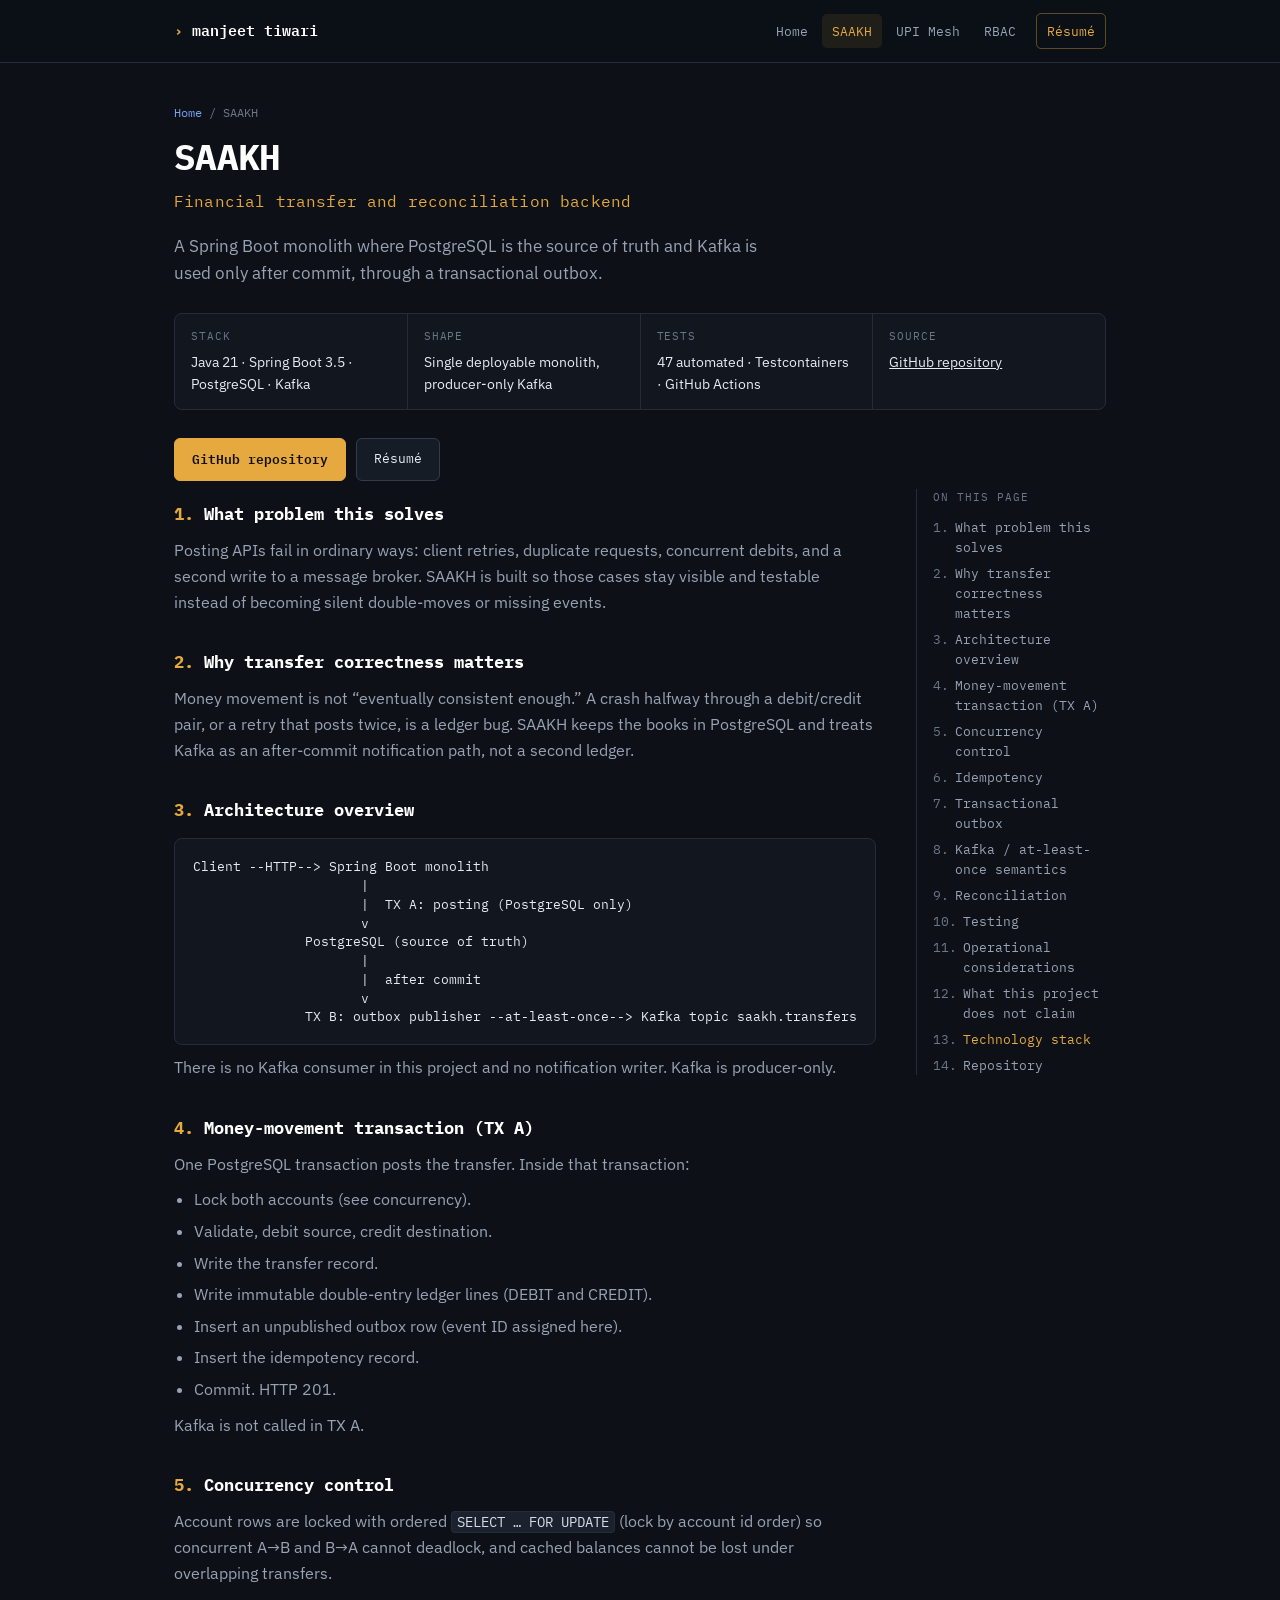
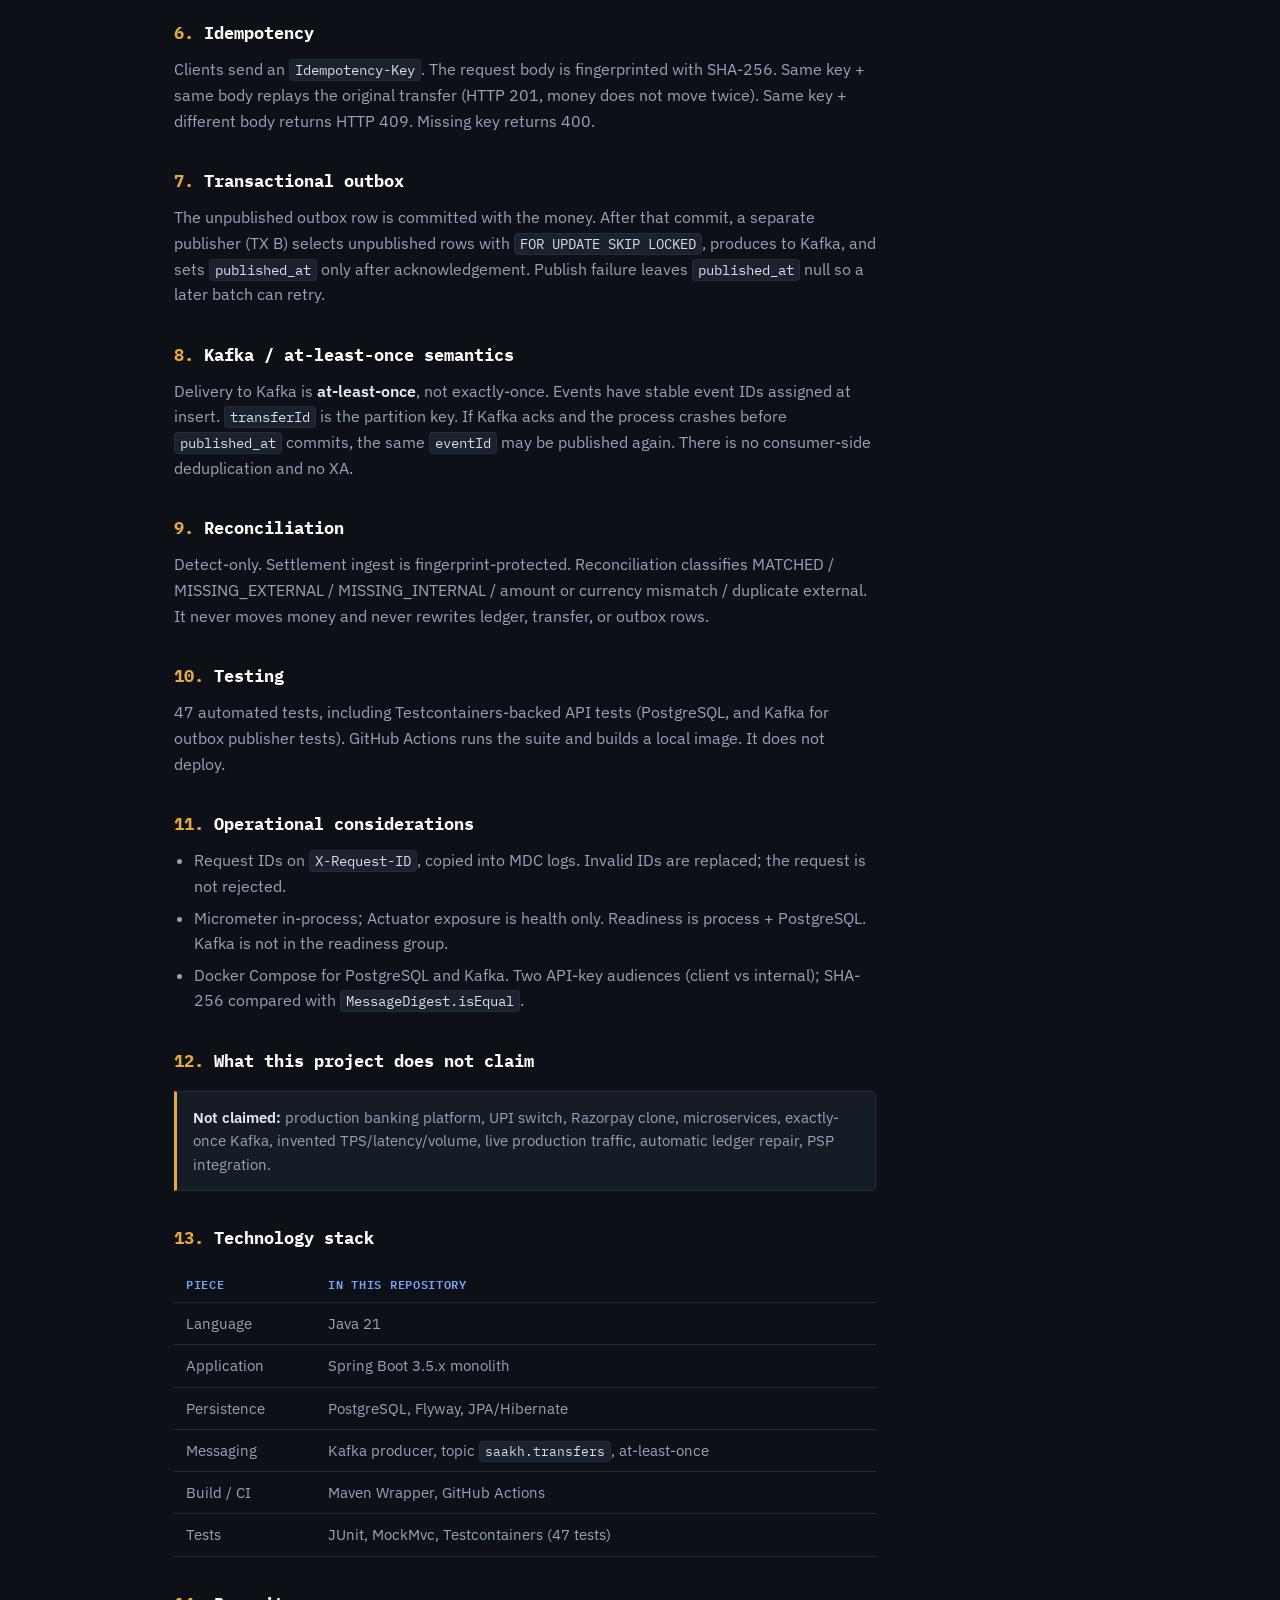
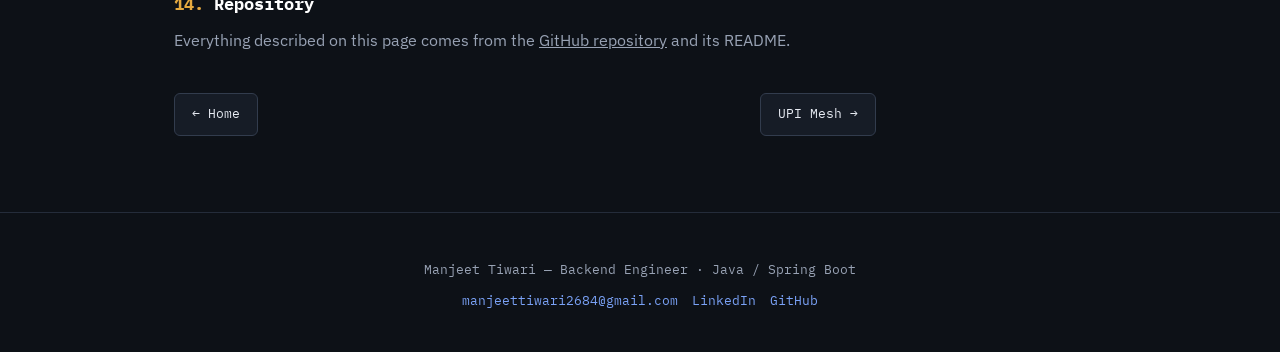
<file: saakh.html>
﻿<!DOCTYPE html>
<html lang="en">
<head>
  <meta charset="utf-8">
  <meta name="viewport" content="width=device-width, initial-scale=1">
  <title>SAAKH — Financial transfer backend · Manjeet Tiwari</title>
  <meta name="description" content="SAAKH is a Spring Boot monolith for financial transfers: PostgreSQL is the source of truth; Kafka is used only after commit via a transactional outbox.">
  <link rel="canonical" href="https://manjeet2684.github.io/saakh.html">
  <meta name="theme-color" content="#0d1117">
  <meta property="og:title" content="SAAKH — Financial transfer backend">
  <meta property="og:description" content="Correctness-focused transfer and reconciliation backend. Not a bank. Not microservices. Not exactly-once Kafka.">
  <meta property="og:url" content="https://manjeet2684.github.io/saakh.html">
  <link rel="icon" href="data:image/svg+xml,%3Csvg xmlns='http://www.w3.org/2000/svg' viewBox='0 0 32 32'%3E%3Crect width='32' height='32' rx='6' fill='%230d1117'/%3E%3Ctext x='16' y='22' font-family='monospace' font-size='16' font-weight='700' fill='%23e5a93f' text-anchor='middle'%3EM%3C/text%3E%3C/svg%3E">
  <link rel="preconnect" href="https://fonts.googleapis.com">
  <link rel="preconnect" href="https://fonts.gstatic.com" crossorigin>
  <link href="https://fonts.googleapis.com/css2?family=IBM+Plex+Mono:wght@400;600;700&family=IBM+Plex+Sans:wght@400;500;600&display=swap" rel="stylesheet">
  <link rel="stylesheet" href="css/styles.css">
</head>
<body>
  <a class="skip" href="#main">Skip to content</a>

  <nav class="site-nav" aria-label="Primary">
    <div class="inner">
      <a class="brand" href="index.html">manjeet tiwari</a>
      <div class="nav-links">
        <a href="index.html">Home</a>
        <a href="saakh.html" aria-current="page">SAAKH</a>
        <a href="upi-mesh.html">UPI Mesh</a>
        <a href="rbac.html">RBAC</a>
        <a class="nav-cta" href="./resume/Manjeet_Tiwari_Java_Backend_Developer.pdf" data-resume-href>Résumé</a>
      </div>
    </div>
  </nav>

  <main id="main" class="wrap">
    <header class="page-hero">
      <p class="crumb"><a href="index.html">Home</a> / SAAKH</p>
      <h1 class="name page-title">SAAKH</h1>
      <p class="role-line">Financial transfer and reconciliation backend</p>
      <p class="tagline">A Spring Boot monolith where PostgreSQL is the source of truth and Kafka is used only after commit, through a transactional outbox.</p>
      <dl class="glance">
        <div><dt>Stack</dt><dd>Java 21 · Spring Boot 3.5 · PostgreSQL · Kafka</dd></div>
        <div><dt>Shape</dt><dd>Single deployable monolith, producer-only Kafka</dd></div>
        <div><dt>Tests</dt><dd>47 automated · Testcontainers · GitHub Actions</dd></div>
        <div><dt>Source</dt><dd><a href="https://github.com/Manjeet2684/SAAKH">GitHub repository</a></dd></div>
      </dl>
      <div class="hero-links">
        <a class="btn primary" href="https://github.com/Manjeet2684/SAAKH">GitHub repository</a>
        <a class="btn" href="./resume/Manjeet_Tiwari_Java_Backend_Developer.pdf" data-resume-href>Résumé</a>
      </div>
    </header>

    <div class="article-grid">
      <aside class="toc" id="toc"></aside>
      <!-- Headings are numbered by CSS. Do not type numbers into the <h2>. -->
      <div class="article-body">
        <h2>What problem this solves</h2>
        <p>Posting APIs fail in ordinary ways: client retries, duplicate requests, concurrent debits, and a second write to a message broker. SAAKH is built so those cases stay visible and testable instead of becoming silent double-moves or missing events.</p>

        <h2>Why transfer correctness matters</h2>
        <p>Money movement is not “eventually consistent enough.” A crash halfway through a debit/credit pair, or a retry that posts twice, is a ledger bug. SAAKH keeps the books in PostgreSQL and treats Kafka as an after-commit notification path, not a second ledger.</p>

        <h2>Architecture overview</h2>
        <pre class="flow" aria-label="SAAKH architecture">Client --HTTP--&gt; Spring Boot monolith
                     |
                     |  TX A: posting (PostgreSQL only)
                     v
              PostgreSQL (source of truth)
                     |
                     |  after commit
                     v
              TX B: outbox publisher --at-least-once--&gt; Kafka topic saakh.transfers</pre>
        <p>There is no Kafka consumer in this project and no notification writer. Kafka is producer-only.</p>

        <h2>Money-movement transaction (TX A)</h2>
        <p>One PostgreSQL transaction posts the transfer. Inside that transaction:</p>
        <ul>
          <li>Lock both accounts (see concurrency).</li>
          <li>Validate, debit source, credit destination.</li>
          <li>Write the transfer record.</li>
          <li>Write immutable double-entry ledger lines (DEBIT and CREDIT).</li>
          <li>Insert an unpublished outbox row (event ID assigned here).</li>
          <li>Insert the idempotency record.</li>
          <li>Commit. HTTP 201.</li>
        </ul>
        <p>Kafka is not called in TX A.</p>

        <h2>Concurrency control</h2>
        <p>Account rows are locked with ordered <code>SELECT … FOR UPDATE</code> (lock by account id order) so concurrent A→B and B→A cannot deadlock, and cached balances cannot be lost under overlapping transfers.</p>

        <h2>Idempotency</h2>
        <p>Clients send an <code>Idempotency-Key</code>. The request body is fingerprinted with SHA-256. Same key + same body replays the original transfer (HTTP 201, money does not move twice). Same key + different body returns HTTP 409. Missing key returns 400.</p>

        <h2>Transactional outbox</h2>
        <p>The unpublished outbox row is committed with the money. After that commit, a separate publisher (TX B) selects unpublished rows with <code>FOR UPDATE SKIP LOCKED</code>, produces to Kafka, and sets <code>published_at</code> only after acknowledgement. Publish failure leaves <code>published_at</code> null so a later batch can retry.</p>

        <h2>Kafka / at-least-once semantics</h2>
        <p>Delivery to Kafka is <strong>at-least-once</strong>, not exactly-once. Events have stable event IDs assigned at insert. <code>transferId</code> is the partition key. If Kafka acks and the process crashes before <code>published_at</code> commits, the same <code>eventId</code> may be published again. There is no consumer-side deduplication and no XA.</p>

        <h2>Reconciliation</h2>
        <p>Detect-only. Settlement ingest is fingerprint-protected. Reconciliation classifies MATCHED / MISSING_EXTERNAL / MISSING_INTERNAL / amount or currency mismatch / duplicate external. It never moves money and never rewrites ledger, transfer, or outbox rows.</p>

        <h2>Testing</h2>
        <p>47 automated tests, including Testcontainers-backed API tests (PostgreSQL, and Kafka for outbox publisher tests). GitHub Actions runs the suite and builds a local image. It does not deploy.</p>

        <h2>Operational considerations</h2>
        <ul>
          <li>Request IDs on <code>X-Request-ID</code>, copied into MDC logs. Invalid IDs are replaced; the request is not rejected.</li>
          <li>Micrometer in-process; Actuator exposure is health only. Readiness is process + PostgreSQL. Kafka is not in the readiness group.</li>
          <li>Docker Compose for PostgreSQL and Kafka. Two API-key audiences (client vs internal); SHA-256 compared with <code>MessageDigest.isEqual</code>.</li>
        </ul>

        <h2>What this project does not claim</h2>
        <div class="note">
          <strong>Not claimed:</strong> production banking platform, UPI switch, Razorpay clone, microservices, exactly-once Kafka, invented TPS/latency/volume, live production traffic, automatic ledger repair, PSP integration.
        </div>

        <h2>Technology stack</h2>
        <div class="table-wrap">
          <table class="plain">
            <thead><tr><th>Piece</th><th>In this repository</th></tr></thead>
            <tbody>
              <tr><td>Language</td><td>Java 21</td></tr>
              <tr><td>Application</td><td>Spring Boot 3.5.x monolith</td></tr>
              <tr><td>Persistence</td><td>PostgreSQL, Flyway, JPA/Hibernate</td></tr>
              <tr><td>Messaging</td><td>Kafka producer, topic <code>saakh.transfers</code>, at-least-once</td></tr>
              <tr><td>Build / CI</td><td>Maven Wrapper, GitHub Actions</td></tr>
              <tr><td>Tests</td><td>JUnit, MockMvc, Testcontainers (47 tests)</td></tr>
            </tbody>
          </table>
        </div>

        <h2>Repository</h2>
        <p>Everything described on this page comes from the <a href="https://github.com/Manjeet2684/SAAKH">GitHub repository</a> and its README.</p>

        <nav class="page-nav" aria-label="More case studies">
          <a class="btn" href="index.html">← Home</a>
          <a class="btn" href="upi-mesh.html">UPI Mesh →</a>
        </nav>
      </div>
    </div>
  </main>

  <footer class="site-foot">
    <div class="wrap">
      <p class="sig" id="js-footer-sig">Manjeet Tiwari — Backend Engineer · Java / Spring Boot</p>
      <p class="contact-line">
        <a href="mailto:manjeettiwari2684@gmail.com" data-email-href><span id="js-footer-email">manjeettiwari2684@gmail.com</span></a>
        <a href="https://www.linkedin.com/in/manjeet-tiwari-324960360" data-linkedin-href>LinkedIn</a>
        <a href="https://github.com/Manjeet2684" data-github-href>GitHub</a>
      </p>
    </div>
  </footer>

  <script src="js/site-data.js"></script>
  <script src="js/main.js"></script>
</body>
</html>
</file>
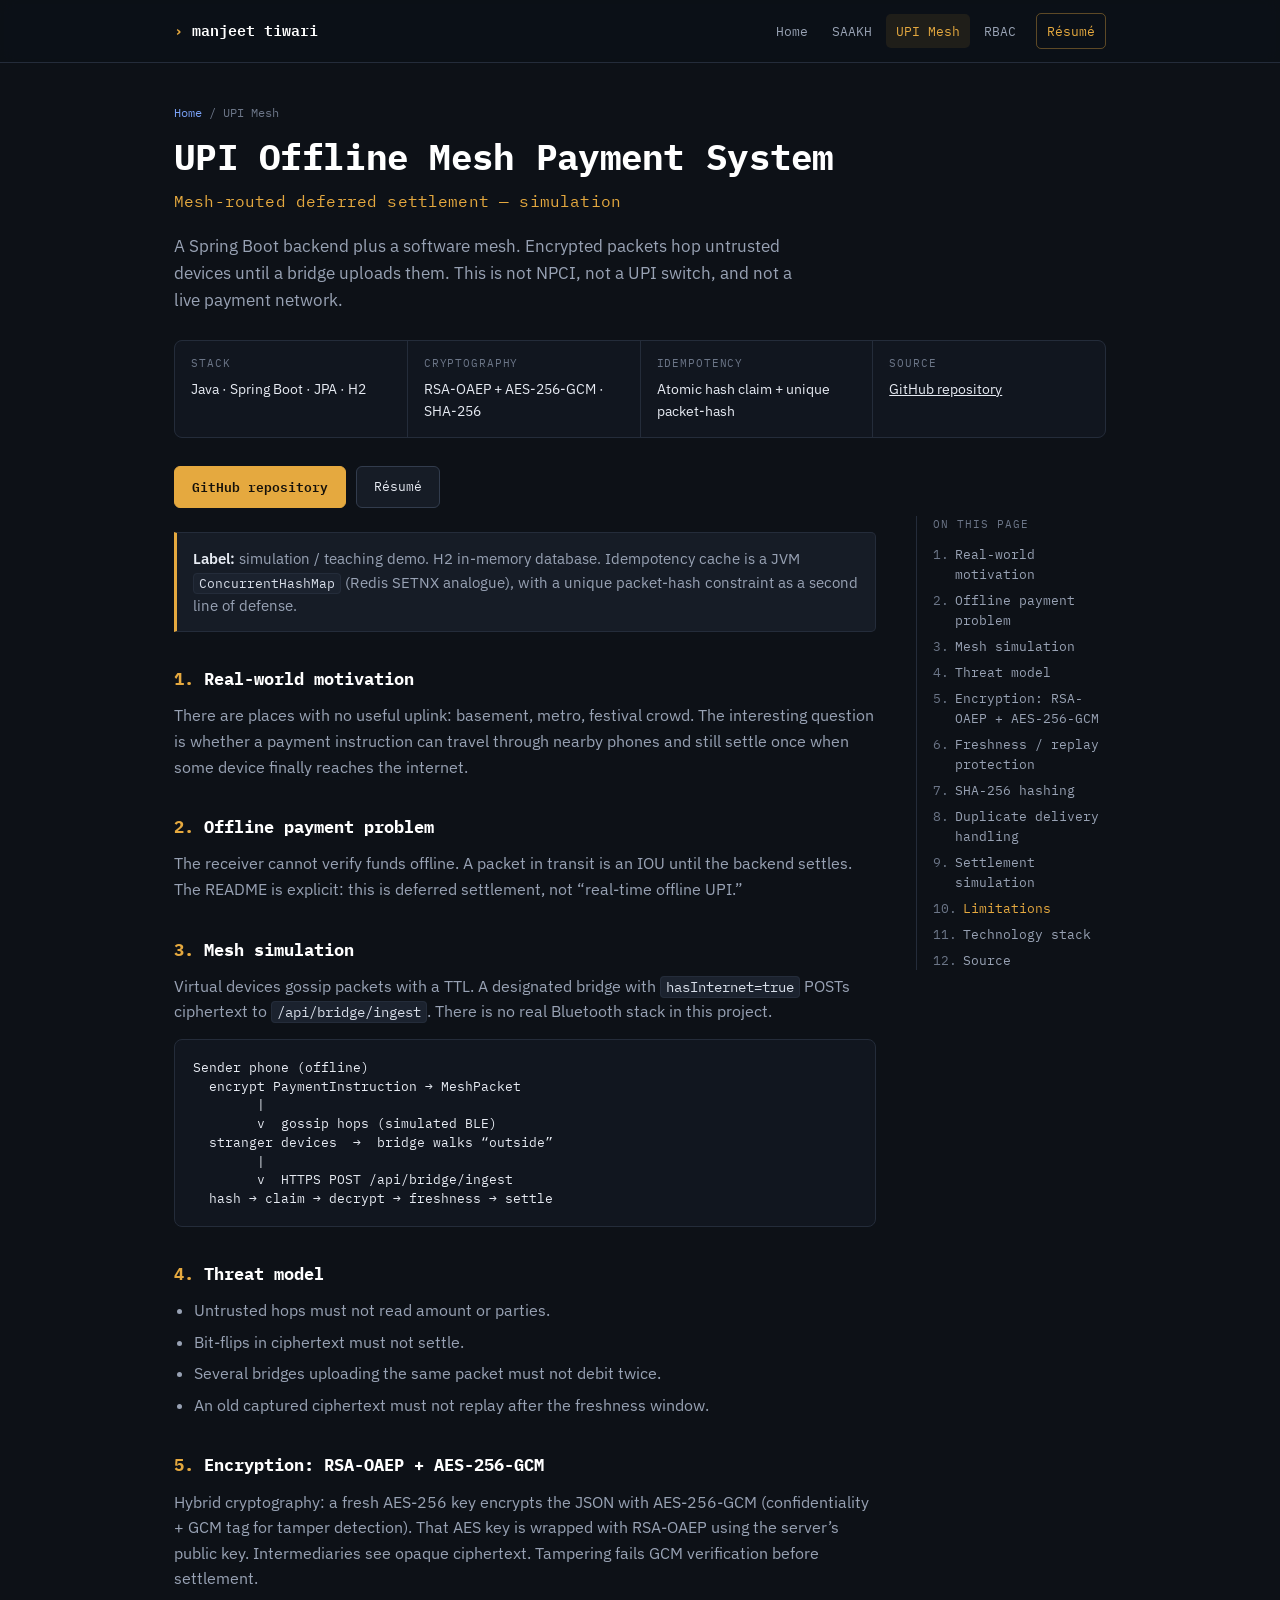
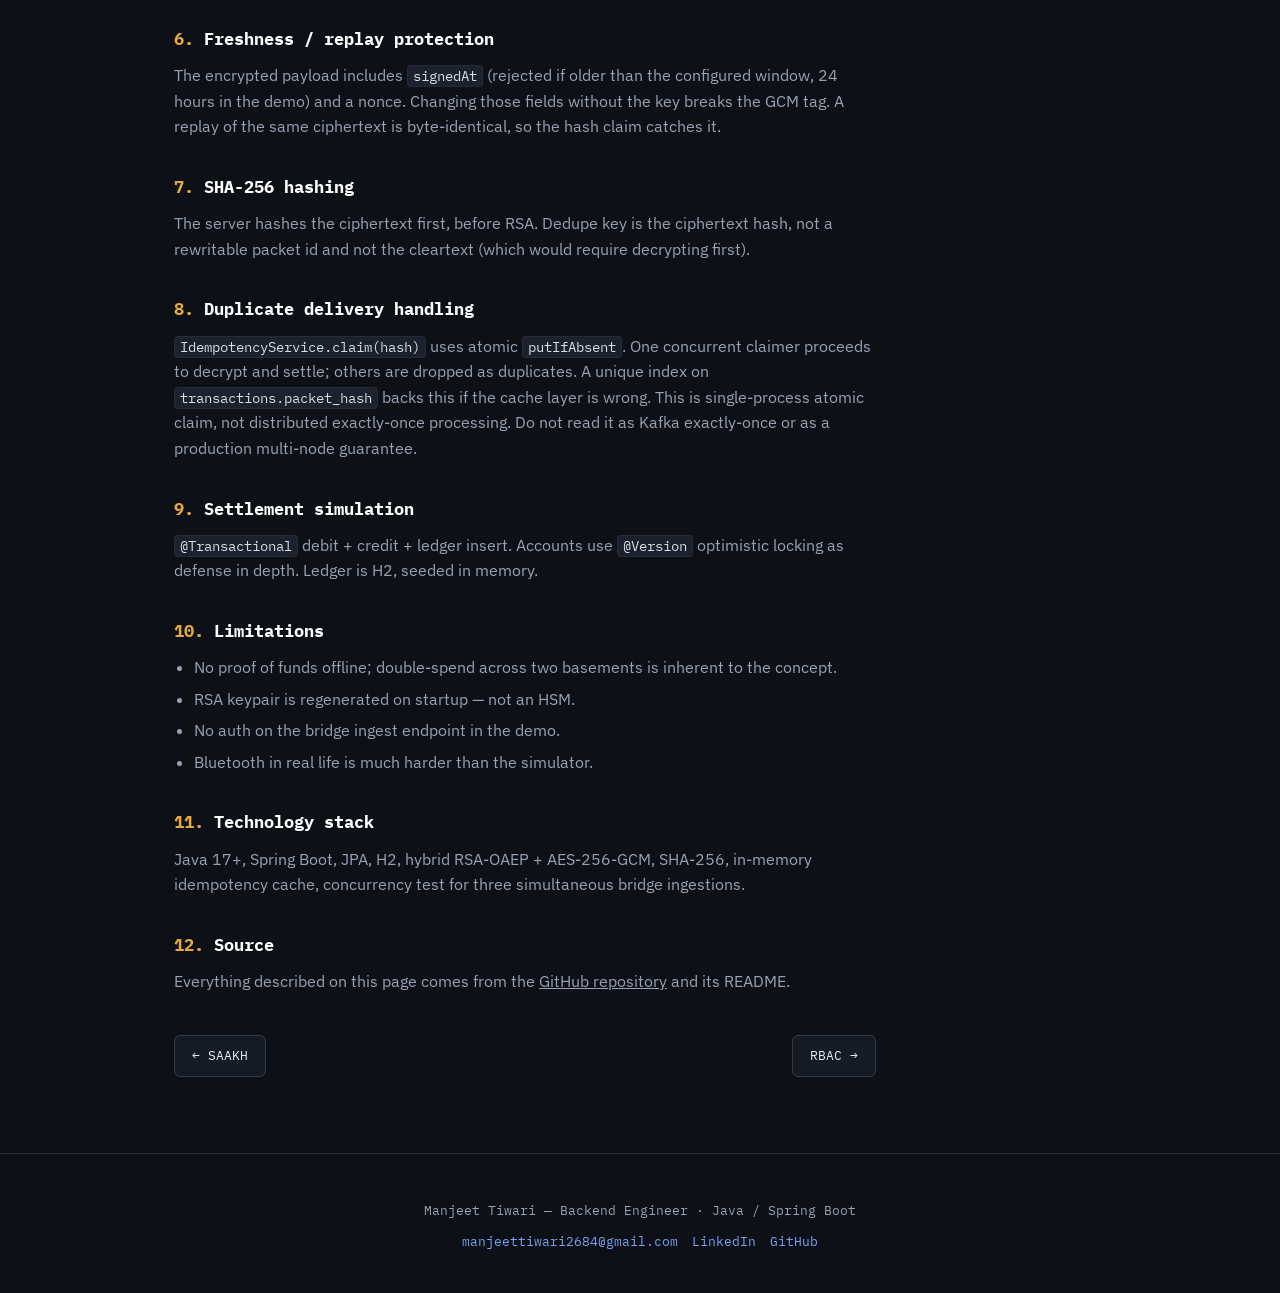
<file: upi-mesh.html>
﻿<!DOCTYPE html>
<html lang="en">
<head>
  <meta charset="utf-8">
  <meta name="viewport" content="width=device-width, initial-scale=1">
  <title>UPI Offline Mesh Payment System — simulation · Manjeet Tiwari</title>
  <meta name="description" content="Spring Boot simulation of mesh-routed deferred settlement using RSA-OAEP, AES-256-GCM, freshness checks, and SHA-256 ciphertext hashing. Not NPCI/UPI infrastructure.">
  <link rel="canonical" href="https://manjeet2684.github.io/upi-mesh.html">
  <meta name="theme-color" content="#0d1117">
  <meta property="og:title" content="UPI Offline Mesh Payment System (simulation)">
  <meta property="og:description" content="Encrypted packets hop a software mesh until a bridge uploads them for settlement. Teaching demo, not real UPI.">
  <meta property="og:url" content="https://manjeet2684.github.io/upi-mesh.html">
  <link rel="icon" href="data:image/svg+xml,%3Csvg xmlns='http://www.w3.org/2000/svg' viewBox='0 0 32 32'%3E%3Crect width='32' height='32' rx='6' fill='%230d1117'/%3E%3Ctext x='16' y='22' font-family='monospace' font-size='16' font-weight='700' fill='%23e5a93f' text-anchor='middle'%3EM%3C/text%3E%3C/svg%3E">
  <link rel="preconnect" href="https://fonts.googleapis.com">
  <link rel="preconnect" href="https://fonts.gstatic.com" crossorigin>
  <link href="https://fonts.googleapis.com/css2?family=IBM+Plex+Mono:wght@400;600;700&family=IBM+Plex+Sans:wght@400;500;600&display=swap" rel="stylesheet">
  <link rel="stylesheet" href="css/styles.css">
</head>
<body>
  <a class="skip" href="#main">Skip to content</a>

  <nav class="site-nav" aria-label="Primary">
    <div class="inner">
      <a class="brand" href="index.html">manjeet tiwari</a>
      <div class="nav-links">
        <a href="index.html">Home</a>
        <a href="saakh.html">SAAKH</a>
        <a href="upi-mesh.html" aria-current="page">UPI Mesh</a>
        <a href="rbac.html">RBAC</a>
        <a class="nav-cta" href="./resume/Manjeet_Tiwari_Java_Backend_Developer.pdf" data-resume-href>Résumé</a>
      </div>
    </div>
  </nav>

  <main id="main" class="wrap">
    <header class="page-hero">
      <p class="crumb"><a href="index.html">Home</a> / UPI Mesh</p>
      <h1 class="name page-title">UPI Offline Mesh Payment System</h1>
      <p class="role-line">Mesh-routed deferred settlement — simulation</p>
      <p class="tagline">A Spring Boot backend plus a software mesh. Encrypted packets hop untrusted devices until a bridge uploads them. This is not NPCI, not a UPI switch, and not a live payment network.</p>
      <dl class="glance">
        <div><dt>Stack</dt><dd>Java · Spring Boot · JPA · H2</dd></div>
        <div><dt>Cryptography</dt><dd>RSA-OAEP + AES-256-GCM · SHA-256</dd></div>
        <div><dt>Idempotency</dt><dd>Atomic hash claim + unique packet-hash</dd></div>
        <div><dt>Source</dt><dd><a href="https://github.com/Manjeet2684/UPI-OFFLINE-MESH-PAYMENT-SYSTEM-">GitHub repository</a></dd></div>
      </dl>
      <div class="hero-links">
        <a class="btn primary" href="https://github.com/Manjeet2684/UPI-OFFLINE-MESH-PAYMENT-SYSTEM-">GitHub repository</a>
        <a class="btn" href="./resume/Manjeet_Tiwari_Java_Backend_Developer.pdf" data-resume-href>Résumé</a>
      </div>
    </header>

    <div class="article-grid">
      <aside class="toc" id="toc"></aside>
      <!-- Headings are numbered by CSS. Do not type numbers into the <h2>. -->
      <div class="article-body">
        <div class="note"><strong>Label:</strong> simulation / teaching demo. H2 in-memory database. Idempotency cache is a JVM <code>ConcurrentHashMap</code> (Redis SETNX analogue), with a unique packet-hash constraint as a second line of defense.</div>

        <h2>Real-world motivation</h2>
        <p>There are places with no useful uplink: basement, metro, festival crowd. The interesting question is whether a payment instruction can travel through nearby phones and still settle once when some device finally reaches the internet.</p>

        <h2>Offline payment problem</h2>
        <p>The receiver cannot verify funds offline. A packet in transit is an IOU until the backend settles. The README is explicit: this is deferred settlement, not “real-time offline UPI.”</p>

        <h2>Mesh simulation</h2>
        <p>Virtual devices gossip packets with a TTL. A designated bridge with <code>hasInternet=true</code> POSTs ciphertext to <code>/api/bridge/ingest</code>. There is no real Bluetooth stack in this project.</p>
        <pre class="flow" aria-label="Mesh simulation flow">Sender phone (offline)
  encrypt PaymentInstruction → MeshPacket
        |
        v  gossip hops (simulated BLE)
  stranger devices  →  bridge walks “outside”
        |
        v  HTTPS POST /api/bridge/ingest
  hash → claim → decrypt → freshness → settle</pre>

        <h2>Threat model</h2>
        <ul>
          <li>Untrusted hops must not read amount or parties.</li>
          <li>Bit-flips in ciphertext must not settle.</li>
          <li>Several bridges uploading the same packet must not debit twice.</li>
          <li>An old captured ciphertext must not replay after the freshness window.</li>
        </ul>

        <h2>Encryption: RSA-OAEP + AES-256-GCM</h2>
        <p>Hybrid cryptography: a fresh AES-256 key encrypts the JSON with AES-256-GCM (confidentiality + GCM tag for tamper detection). That AES key is wrapped with RSA-OAEP using the server’s public key. Intermediaries see opaque ciphertext. Tampering fails GCM verification before settlement.</p>

        <h2>Freshness / replay protection</h2>
        <p>The encrypted payload includes <code>signedAt</code> (rejected if older than the configured window, 24 hours in the demo) and a nonce. Changing those fields without the key breaks the GCM tag. A replay of the same ciphertext is byte-identical, so the hash claim catches it.</p>

        <h2>SHA-256 hashing</h2>
        <p>The server hashes the ciphertext first, before RSA. Dedupe key is the ciphertext hash, not a rewritable packet id and not the cleartext (which would require decrypting first).</p>

        <h2>Duplicate delivery handling</h2>
        <p><code>IdempotencyService.claim(hash)</code> uses atomic <code>putIfAbsent</code>. One concurrent claimer proceeds to decrypt and settle; others are dropped as duplicates. A unique index on <code>transactions.packet_hash</code> backs this if the cache layer is wrong. This is single-process atomic claim, not distributed exactly-once processing. Do not read it as Kafka exactly-once or as a production multi-node guarantee.</p>

        <h2>Settlement simulation</h2>
        <p><code>@Transactional</code> debit + credit + ledger insert. Accounts use <code>@Version</code> optimistic locking as defense in depth. Ledger is H2, seeded in memory.</p>

        <h2>Limitations</h2>
        <ul>
          <li>No proof of funds offline; double-spend across two basements is inherent to the concept.</li>
          <li>RSA keypair is regenerated on startup — not an HSM.</li>
          <li>No auth on the bridge ingest endpoint in the demo.</li>
          <li>Bluetooth in real life is much harder than the simulator.</li>
        </ul>

        <h2>Technology stack</h2>
        <p>Java 17+, Spring Boot, JPA, H2, hybrid RSA-OAEP + AES-256-GCM, SHA-256, in-memory idempotency cache, concurrency test for three simultaneous bridge ingestions.</p>

        <h2>Source</h2>
        <p>Everything described on this page comes from the <a href="https://github.com/Manjeet2684/UPI-OFFLINE-MESH-PAYMENT-SYSTEM-">GitHub repository</a> and its README.</p>

        <nav class="page-nav" aria-label="More case studies">
          <a class="btn" href="saakh.html">← SAAKH</a>
          <a class="btn" href="rbac.html">RBAC →</a>
        </nav>
      </div>
    </div>
  </main>

  <footer class="site-foot">
    <div class="wrap">
      <p class="sig" id="js-footer-sig">Manjeet Tiwari — Backend Engineer · Java / Spring Boot</p>
      <p class="contact-line">
        <a href="mailto:manjeettiwari2684@gmail.com" data-email-href><span id="js-footer-email">manjeettiwari2684@gmail.com</span></a>
        <a href="https://www.linkedin.com/in/manjeet-tiwari-324960360" data-linkedin-href>LinkedIn</a>
        <a href="https://github.com/Manjeet2684" data-github-href>GitHub</a>
      </p>
    </div>
  </footer>

  <script src="js/site-data.js"></script>
  <script src="js/main.js"></script>
</body>
</html>
</file>
<file: css/styles.css>
/* ===========================================================================
   Manjeet Tiwari — portfolio theme.
   Dark, restrained, backend-engineering. IBM Plex + one amber accent.

   Edit order:
   1. Tokens          — colours, spacing, fonts
   2. Base + layout   — page shell, nav, sections
   3. Components      — buttons, chips, cards, timeline, tables
   4. Case studies    — article body + table of contents
   5. Responsive + print + reduced motion
   =========================================================================== */

/* -- 1. Tokens ------------------------------------------------------------ */
:root {
  --bg: #0d1117;
  --bg-soft: #11161f;
  --surface: #161c26;
  --surface-2: #1b222e;
  --line: #242c3a;
  --line-strong: #323c4d;

  --text: #e7ebf3;
  --muted: #98a2b4;
  --dim: #6c7688;

  --amber: #e5a93f;
  --amber-dim: rgba(229, 169, 63, 0.38);
  --amber-wash: rgba(229, 169, 63, 0.09);
  --blue: #7aa2f7;
  --ink: #15110a;

  --mono: "IBM Plex Mono", ui-monospace, "Cascadia Mono", Consolas, monospace;
  --sans: "IBM Plex Sans", system-ui, -apple-system, "Segoe UI", sans-serif;

  --wrap: 980px;
  --pad: 24px;
  --radius: 8px;
}

/* -- 2. Base + layout ----------------------------------------------------- */
*, *::before, *::after { box-sizing: border-box; margin: 0; padding: 0; }

html {
  scroll-behavior: smooth;
  /* anchors must clear the sticky nav */
  scroll-padding-top: 76px;
}

body {
  background: var(--bg);
  color: var(--text);
  font-family: var(--sans);
  font-size: 16px;
  line-height: 1.6;
  -webkit-font-smoothing: antialiased;
  text-rendering: optimizeLegibility;
}

a { color: inherit; }
img, svg { max-width: 100%; display: block; }
b, strong { color: var(--text); font-weight: 600; }
code {
  font-family: var(--mono);
  font-size: 0.88em;
  background: var(--surface-2);
  border: 1px solid var(--line);
  border-radius: 4px;
  padding: 1px 5px;
  color: #d8dee9;
}

.wrap { max-width: var(--wrap); margin: 0 auto; padding: 0 var(--pad); }

.skip {
  position: absolute; left: -9999px; top: 0;
  background: var(--amber); color: var(--ink);
  font-family: var(--mono); font-size: 13px; font-weight: 600;
  padding: 10px 18px; z-index: 300;
}
.skip:focus { left: 12px; top: 12px; }

:focus-visible {
  outline: 2px solid var(--blue);
  outline-offset: 3px;
  border-radius: 2px;
}

/* Navigation ------------------------------------------------------------- */
.site-nav {
  position: sticky; top: 0; z-index: 100;
  background: rgba(13, 17, 23, 0.92);
  backdrop-filter: saturate(140%) blur(8px);
  border-bottom: 1px solid var(--line);
}
.site-nav .inner {
  max-width: var(--wrap); margin: 0 auto;
  padding: 13px var(--pad);
  display: flex; align-items: center; justify-content: space-between; gap: 18px;
}
.brand {
  font-family: var(--mono); font-weight: 600; font-size: 14.5px;
  color: #fff; text-decoration: none; white-space: nowrap;
}
.brand::before { content: "› "; color: var(--amber); }

.nav-links {
  display: flex; align-items: center; gap: 4px;
  /* min-width:0 lets the strip shrink and scroll instead of widening the page */
  min-width: 0;
  overflow-x: auto;
  scrollbar-width: none;
  -ms-overflow-style: none;
}
.nav-links::-webkit-scrollbar { display: none; }
.nav-links a {
  font-family: var(--mono); font-size: 12.5px; color: var(--muted);
  text-decoration: none; white-space: nowrap;
  padding: 7px 10px; border-radius: 5px;
  transition: color 0.15s, background 0.15s;
}
.nav-links a:hover { color: var(--text); background: var(--surface); }
.nav-links a[aria-current="page"],
.nav-links a.is-active { color: var(--amber); background: var(--amber-wash); }
.nav-links a.nav-cta {
  color: var(--amber); border: 1px solid var(--amber-dim);
  margin-left: 6px;
}
.nav-links a.nav-cta:hover { background: var(--amber-wash); color: var(--amber); }

/* Sections + auto numbering ---------------------------------------------- */
main { counter-reset: sec; }
section { padding: 62px 0; border-top: 1px solid var(--line); }
/* Hidden sections do not generate boxes, so they do not consume a number. */
section[data-sec] { counter-increment: sec; }

.sec-head {
  display: flex; align-items: baseline; gap: 14px;
  margin-bottom: 30px;
}
.sec-num {
  font-family: var(--mono); font-size: 13px; color: var(--amber);
  letter-spacing: 0.04em;
}
.sec-num::before { content: counter(sec, decimal-leading-zero); }
.sec-title {
  font-family: var(--mono); font-size: 20px; font-weight: 600;
  color: #fff; letter-spacing: -0.01em;
}
.sec-note {
  margin-left: auto; font-family: var(--mono); font-size: 12px;
  color: var(--dim); text-align: right;
}

/* Hero -------------------------------------------------------------------- */
.hero {
  position: relative;
  padding: 72px 0 60px;
  overflow: hidden;
}
.hero::before {
  content: "";
  position: absolute; inset: 0;
  background:
    radial-gradient(60% 70% at 15% -10%, rgba(229, 169, 63, 0.10), transparent 70%),
    repeating-linear-gradient(90deg, rgba(255, 255, 255, 0.022) 0 1px, transparent 1px 64px);
  pointer-events: none;
}
.hero > * { position: relative; }

.eyebrow {
  display: inline-flex; align-items: center; gap: 9px;
  font-family: var(--mono); font-size: 12px; letter-spacing: 0.1em;
  text-transform: uppercase; color: var(--amber);
  border: 1px solid var(--amber-dim); border-radius: 100px;
  padding: 5px 13px; margin-bottom: 22px;
}
.eyebrow .dot {
  width: 6px; height: 6px; border-radius: 50%; background: var(--amber);
  animation: pulse 2.4s ease-in-out infinite;
}
@keyframes pulse { 0%, 100% { opacity: 1; } 50% { opacity: 0.35; } }

h1.name {
  font-family: var(--mono); font-weight: 700;
  font-size: clamp(30px, 5.4vw, 46px); line-height: 1.08;
  color: #fff; letter-spacing: -0.02em;
}
h1.page-title { font-size: clamp(25px, 4.2vw, 36px); }

.role-line {
  margin-top: 12px;
  font-family: var(--mono); font-size: clamp(14px, 2.2vw, 16px);
  color: var(--amber); letter-spacing: 0.01em;
}
.tagline {
  margin-top: 18px; max-width: 62ch;
  color: var(--muted); font-size: 17px;
}
.tagline b { color: var(--text); }

.hero-links { margin-top: 28px; display: flex; flex-wrap: wrap; gap: 10px; }

.proof {
  margin-top: 40px;
  display: grid; grid-template-columns: repeat(auto-fit, minmax(170px, 1fr));
  gap: 1px; background: var(--line);
  border: 1px solid var(--line); border-radius: var(--radius);
  overflow: hidden;
}
.proof-item { background: var(--bg-soft); padding: 16px 18px; }
.proof-item dt {
  font-family: var(--mono); font-size: 11px; letter-spacing: 0.09em;
  text-transform: uppercase; color: var(--dim);
}
.proof-item dd {
  margin-top: 6px; font-family: var(--mono); font-size: 14px;
  color: var(--text);
}

/* -- 3. Components -------------------------------------------------------- */
.btn {
  font-family: var(--mono); font-size: 13px;
  padding: 10px 17px; border-radius: 6px;
  border: 1px solid var(--line-strong);
  background: var(--surface);
  color: var(--text); text-decoration: none;
  display: inline-flex; align-items: center; gap: 8px;
  cursor: pointer;
  transition: border-color 0.15s, background 0.15s, transform 0.15s;
}
.btn:hover { border-color: var(--amber-dim); background: var(--surface-2); }
.btn.primary {
  background: var(--amber); color: var(--ink);
  border-color: var(--amber); font-weight: 600;
}
.btn.primary:hover { background: #f2bb55; border-color: #f2bb55; }
.btn[data-copied="true"] { border-color: var(--amber); color: var(--amber); }

.chip-row { display: flex; flex-wrap: wrap; gap: 7px; }
.chip {
  font-family: var(--mono); font-size: 12px;
  padding: 4px 10px; border-radius: 4px;
  border: 1px solid var(--line); background: var(--surface);
  color: var(--muted);
}
.chip.primary { border-color: var(--amber-dim); color: var(--text); }

.about-text { max-width: 68ch; color: var(--muted); font-size: 16.5px; }
.about-text p + p { margin-top: 14px; }
.about-text a { color: var(--blue); text-decoration-color: rgba(122, 162, 247, 0.4); }

/* Capability cards */
.cap-grid {
  display: grid; grid-template-columns: repeat(auto-fit, minmax(250px, 1fr));
  gap: 16px;
}
.cap {
  background: var(--surface); border: 1px solid var(--line);
  border-radius: var(--radius); padding: 20px;
  display: flex; flex-direction: column; gap: 10px;
}
.cap h3 {
  font-family: var(--mono); font-size: 14.5px; font-weight: 600; color: #fff;
}
.cap h3::before { content: "◆ "; color: var(--amber); font-size: 11px; }
.cap p { color: var(--muted); font-size: 14.5px; }
.cap .more { margin-top: auto; }

/* Project cards */
.proj {
  position: relative;
  background: var(--surface); border: 1px solid var(--line);
  border-left: 3px solid var(--line-strong);
  border-radius: var(--radius);
  padding: 22px 24px; margin-bottom: 16px;
  transition: border-color 0.18s, transform 0.18s;
}
.proj:hover { border-left-color: var(--amber); transform: translateY(-2px); }
.proj.featured { border-left-color: var(--amber); }

.proj-top {
  display: flex; justify-content: space-between; align-items: baseline;
  gap: 12px; flex-wrap: wrap;
}
.proj-title {
  font-family: var(--mono); font-size: 17px; font-weight: 600;
  color: #fff; text-decoration: none;
}
.proj-title:hover { color: var(--amber); }
.proj-tag {
  font-family: var(--mono); font-size: 11px; color: var(--amber);
  border: 1px solid var(--amber-dim); border-radius: 100px; padding: 3px 10px;
  white-space: nowrap;
}
.proj-problem {
  margin-top: 12px; padding-left: 12px;
  border-left: 2px solid var(--line-strong);
  color: var(--muted); font-size: 14.5px;
}
.proj-problem b {
  display: block; margin-bottom: 2px;
  font-family: var(--mono); font-size: 11px; font-weight: 600;
  text-transform: uppercase; letter-spacing: 0.09em; color: var(--dim);
}
.proj-blurb { color: var(--muted); font-size: 15px; margin-top: 12px; }
.proj-points { list-style: none; margin-top: 14px; display: grid; gap: 7px; }
.proj-points li {
  position: relative; padding-left: 18px;
  color: var(--muted); font-size: 14.5px;
}
.proj-points li::before {
  content: "▸"; position: absolute; left: 0; color: var(--amber);
}
.proj-points b { color: var(--text); }
.proj .chip-row { margin-top: 14px; }
.proj-links { margin-top: 16px; display: flex; flex-wrap: wrap; gap: 16px; }

.more {
  font-family: var(--mono); font-size: 12.5px; color: var(--amber);
  text-decoration: none;
}
.more:hover { text-decoration: underline; }
.more.muted { color: var(--dim); }

/* Timeline */
.tl-item { position: relative; padding-left: 24px; padding-bottom: 28px; }
.tl-item:last-child { padding-bottom: 0; }
.tl-item::before {
  content: ""; position: absolute; left: 0; top: 7px;
  width: 9px; height: 9px; border-radius: 50%;
  background: var(--bg); border: 2px solid var(--amber);
}
.tl-item::after {
  content: ""; position: absolute; left: 4px; top: 20px; bottom: 0;
  width: 1px; background: var(--line);
}
.tl-item:last-child::after { display: none; }
.tl-top {
  display: flex; justify-content: space-between; gap: 10px;
  flex-wrap: wrap; align-items: baseline;
}
.tl-role { font-weight: 600; color: #fff; font-size: 16px; }
.tl-date { font-family: var(--mono); font-size: 12px; color: var(--amber); }
.tl-sub { font-family: var(--mono); font-size: 12.5px; color: var(--dim); margin-top: 4px; }
.tl-item ul { margin-top: 10px; padding-left: 18px; color: var(--muted); font-size: 14.5px; }
.tl-item li { margin-top: 6px; }

/* Skills */
.stack-grid {
  display: grid; grid-template-columns: repeat(auto-fit, minmax(240px, 1fr));
  gap: 22px 28px;
}
.stack-group h4 {
  font-family: var(--mono); font-size: 11.5px; font-weight: 600;
  text-transform: uppercase; letter-spacing: 0.09em;
  color: var(--blue); margin-bottom: 10px;
}

/* Education + achievements */
.edu-card {
  background: var(--surface); border: 1px solid var(--line);
  border-radius: var(--radius); padding: 22px 24px;
}
.edu-top { display: flex; justify-content: space-between; flex-wrap: wrap; gap: 8px; }
.edu-name { font-weight: 600; color: #fff; font-size: 16.5px; }
.edu-date { font-family: var(--mono); font-size: 12px; color: var(--amber); }
.edu-sub { color: var(--muted); font-size: 15px; margin-top: 8px; }

.cert-grid {
  display: grid; grid-template-columns: repeat(auto-fit, minmax(270px, 1fr));
  gap: 12px;
}
.cert {
  background: var(--surface); border: 1px solid var(--line);
  border-left: 2px solid var(--blue);
  border-radius: 5px; padding: 14px 16px;
  color: var(--muted); font-size: 14px;
}
.cert b { display: block; color: var(--text); margin-bottom: 3px; font-size: 14.5px; }

/* Footer */
.site-foot {
  padding: 46px 0 40px; text-align: center;
  border-top: 1px solid var(--line);
}
.site-foot .sig { font-family: var(--mono); font-size: 12.5px; color: var(--muted); }
.site-foot .contact-line {
  margin-top: 12px; font-family: var(--mono); font-size: 13px;
  display: flex; justify-content: center; flex-wrap: wrap; gap: 6px 14px;
}
.site-foot .contact-line a { color: var(--blue); text-decoration: none; }
.site-foot .contact-line a:hover { text-decoration: underline; }
.site-foot .built { margin-top: 14px; font-family: var(--mono); font-size: 11.5px; color: var(--dim); }

/* -- 4. Case studies ------------------------------------------------------ */
.page-hero { padding: 40px 0 8px; }
.crumb { font-family: var(--mono); font-size: 12px; color: var(--dim); margin-bottom: 16px; }
.crumb a { color: var(--blue); text-decoration: none; }
.crumb a:hover { text-decoration: underline; }

.glance {
  margin-top: 26px;
  display: grid; grid-template-columns: repeat(auto-fit, minmax(190px, 1fr));
  gap: 1px; background: var(--line);
  border: 1px solid var(--line); border-radius: var(--radius); overflow: hidden;
}
.glance div { background: var(--bg-soft); padding: 14px 16px; }
.glance dt {
  font-family: var(--mono); font-size: 11px; letter-spacing: 0.08em;
  text-transform: uppercase; color: var(--dim);
}
.glance dd { margin-top: 5px; font-size: 14px; color: var(--text); }

.article-grid {
  display: grid; grid-template-columns: 1fr;
  gap: 40px; padding-bottom: 20px;
}
.article-body { min-width: 0; counter-reset: h2c; }
/* Case-study headings number themselves — add, remove or reorder an <h2>
   and the sequence stays correct. Do not type numbers into the heading. */
.article-body h2 {
  font-family: var(--mono); font-size: 17px; color: #fff;
  margin: 34px 0 10px; scroll-margin-top: 84px;
  counter-increment: h2c;
}
.article-body h2::before { content: counter(h2c) ". "; color: var(--amber); }
.article-body h2:first-child { margin-top: 12px; }
.article-body p { color: var(--muted); margin-top: 10px; }
.article-body ul { margin-top: 10px; padding-left: 20px; color: var(--muted); }
.article-body li { margin-top: 6px; }

.note {
  margin-top: 16px; padding: 14px 16px;
  border: 1px solid var(--line); border-left: 3px solid var(--amber);
  background: var(--surface); color: var(--muted); font-size: 14.5px;
  border-radius: 0 5px 5px 0;
}
.note strong { color: var(--text); }

.flow {
  font-family: var(--mono); font-size: 12.5px; color: var(--text);
  background: var(--bg-soft); border: 1px solid var(--line);
  border-radius: var(--radius); padding: 18px; margin-top: 14px;
  overflow-x: auto; white-space: pre; line-height: 1.5;
}

.table-wrap { overflow-x: auto; margin-top: 14px; }
table.plain { width: 100%; border-collapse: collapse; font-size: 14.5px; }
table.plain th, table.plain td {
  text-align: left; padding: 9px 12px;
  border-bottom: 1px solid var(--line); vertical-align: top;
}
table.plain th {
  font-family: var(--mono); font-size: 11.5px; font-weight: 600;
  text-transform: uppercase; letter-spacing: 0.06em; color: var(--blue);
}
table.plain td { color: var(--muted); }

/* Table of contents — built by main.js, hidden when empty or JS is off */
.toc:empty { display: none; }
.toc {
  font-family: var(--mono); font-size: 12.5px;
  border-left: 1px solid var(--line); padding-left: 16px;
}
.toc-h {
  font-size: 11px; text-transform: uppercase; letter-spacing: 0.09em;
  color: var(--dim); margin-bottom: 10px;
}
.toc ol { list-style: none; display: grid; gap: 6px; counter-reset: tocc; }
.toc li { display: flex; gap: 6px; counter-increment: tocc; }
.toc li::before { content: counter(tocc) "."; color: var(--dim); flex: none; }
.toc a { color: var(--muted); text-decoration: none; display: block; }
.toc a:hover { color: var(--text); }
.toc a.is-active { color: var(--amber); }

.page-nav {
  display: flex; justify-content: space-between; gap: 12px;
  flex-wrap: wrap; margin: 40px 0 56px;
}

/* -- 5. Responsive / print / motion --------------------------------------- */
@media (min-width: 1040px) {
  .article-grid { grid-template-columns: 1fr 190px; }
  .article-grid .toc {
    grid-column: 2; grid-row: 1;
    position: sticky; top: 92px; align-self: start;
    max-height: calc(100vh - 120px); overflow-y: auto;
  }
  .article-grid .article-body { grid-column: 1; grid-row: 1; }
}

@media (max-width: 720px) {
  .site-nav .inner { padding: 11px 16px; gap: 10px; }
  .brand { font-size: 13.5px; }
  :root { --pad: 18px; }
  .hero { padding: 48px 0 44px; }
  section { padding: 44px 0; }
  .sec-note { display: none; }
  .tl-top { flex-direction: column; gap: 2px; }
  .proj { padding: 18px; }
}

@media print {
  .site-nav, .skip, .toc, .page-nav, .hero-links, .eyebrow { display: none !important; }
  body { background: #fff; color: #000; font-size: 11pt; }
  .proj, .cap, .edu-card, .cert, .note, .flow, .glance div {
    background: #fff; border-color: #bbb; color: #000;
  }
  a { color: #000; text-decoration: underline; }
  .sec-title, .proj-title, h1.name { color: #000; }
  section { border-top: 1px solid #ccc; padding: 18px 0; }
}

@media (prefers-reduced-motion: reduce) {
  html { scroll-behavior: auto; }
  *, *::before, *::after {
    animation-duration: 0.001ms !important;
    animation-iteration-count: 1 !important;
    transition-duration: 0.001ms !important;
  }
  .proj:hover { transform: none; }
}

.hidden { display: none !important; }
::selection { background: var(--amber); color: var(--ink); }
</file>
